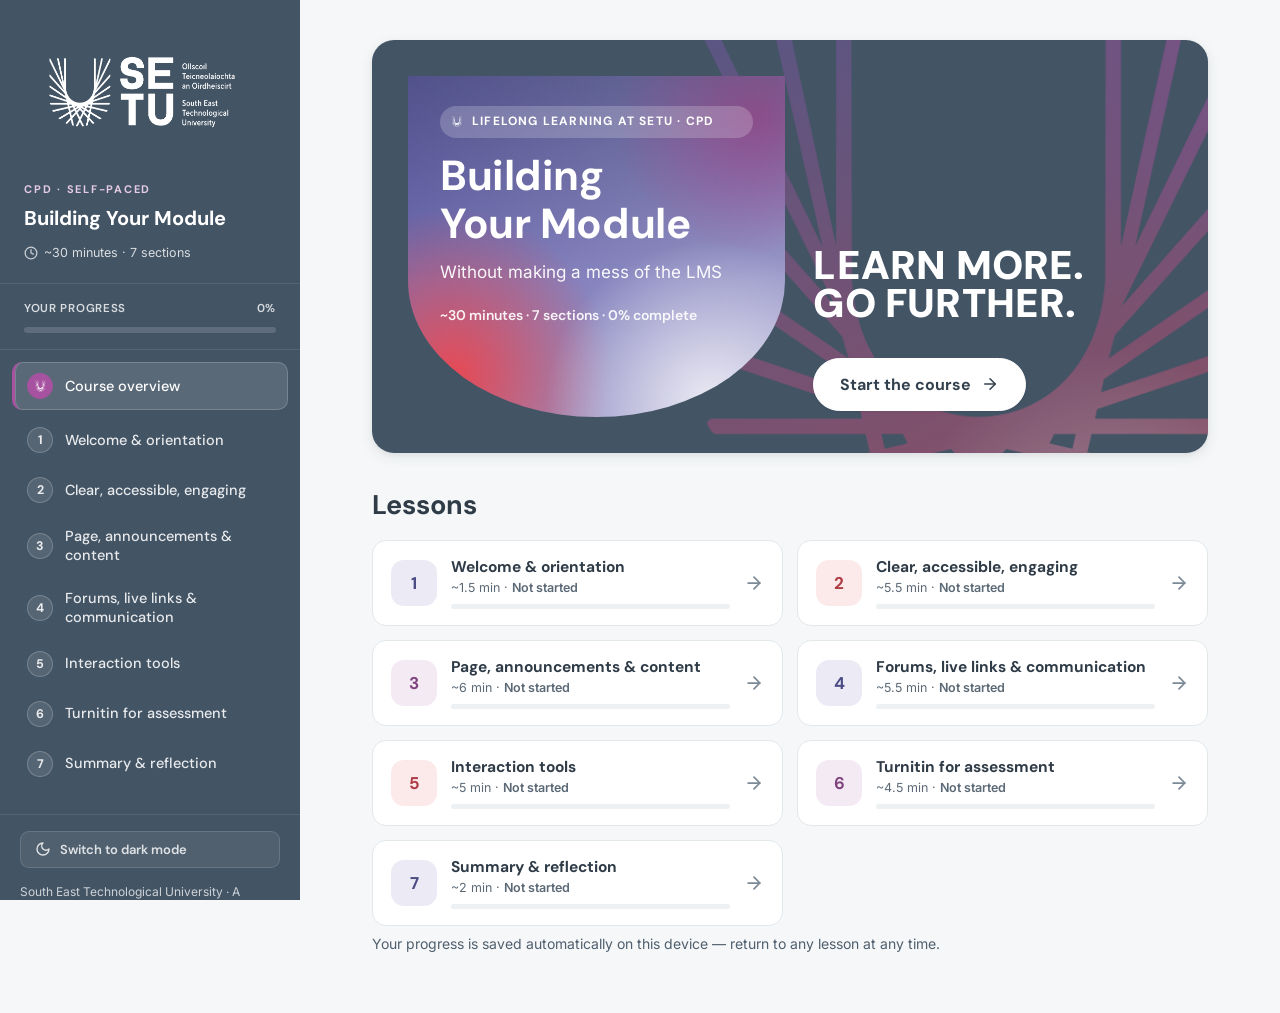
<file: index.html>
<!DOCTYPE html>
<html lang="en" data-theme="">
<head>
  <meta charset="UTF-8">
  <meta name="viewport" content="width=device-width, initial-scale=1.0">
  <title>Building Your Module — SETU CPD Course</title>
  <meta name="description" content="A practical, NFQ Level 8 guide to building a clear, accessible and engaging module space in the LMS, for academic staff new to curriculum design. South East Technological University (SETU).">
  <link rel="stylesheet" href="css/styles.css">
  <link rel="icon" type="image/png" href="assets/favicon.png">
</head>
<body>
<a class="skip-link" href="#main">Skip to course content</a>
<!-- Inline icon sprite — line icons on a 24px grid (paths adapted from Lucide, ISC licence).
     Use: <svg class="icon" aria-hidden="true" focusable="false"><use href="#i-NAME"></use></svg>
     or, from JS, Course.icon("NAME"). Add new symbols here; keep them decorative (text carries meaning). -->
<svg xmlns="http://www.w3.org/2000/svg" class="icon-sprite" aria-hidden="true" focusable="false" style="position:absolute;width:0;height:0;overflow:hidden">
  <symbol id="i-message" viewBox="0 0 24 24"><path d="M21 15a2 2 0 0 1-2 2H7l-4 4V5a2 2 0 0 1 2-2h14a2 2 0 0 1 2 2z"/></symbol>
  <symbol id="i-bell" viewBox="0 0 24 24"><path d="M6 8a6 6 0 0 1 12 0c0 7 3 9 3 9H3s3-2 3-9"/><path d="M10.3 21a1.94 1.94 0 0 0 3.4 0"/></symbol>
  <symbol id="i-link" viewBox="0 0 24 24"><path d="M10 13a5 5 0 0 0 7.54.54l3-3a5 5 0 0 0-7.07-7.07l-1.72 1.71"/><path d="M14 11a5 5 0 0 0-7.54-.54l-3 3a5 5 0 0 0 7.07 7.07l1.71-1.71"/></symbol>
  <symbol id="i-video" viewBox="0 0 24 24"><path d="m16 13 5.223 3.482a.5.5 0 0 0 .777-.416V7.87a.5.5 0 0 0-.752-.432L16 10.5"/><rect x="2" y="6" width="14" height="12" rx="2"/></symbol>
  <symbol id="i-eye" viewBox="0 0 24 24"><path d="M2 12s3.5-7 10-7 10 7 10 7-3.5 7-10 7-10-7-10-7Z"/><circle cx="12" cy="12" r="3"/></symbol>
  <symbol id="i-layout" viewBox="0 0 24 24"><rect width="18" height="18" x="3" y="3" rx="2"/><path d="M3 9h18"/><path d="M9 21V9"/></symbol>
  <symbol id="i-clock" viewBox="0 0 24 24"><circle cx="12" cy="12" r="10"/><path d="M12 6v6l4 2"/></symbol>
  <symbol id="i-search" viewBox="0 0 24 24"><circle cx="11" cy="11" r="8"/><path d="m21 21-4.3-4.3"/></symbol>
  <symbol id="i-shield" viewBox="0 0 24 24"><path d="M20 13c0 5-3.5 7.5-7.66 8.95a1 1 0 0 1-.67-.01C7.5 20.5 4 18 4 13V6a1 1 0 0 1 1-1c2 0 4.5-1.2 6.24-2.72a1.17 1.17 0 0 1 1.52 0C14.51 3.81 17 5 19 5a1 1 0 0 1 1 1z"/></symbol>
  <symbol id="i-clipboard" viewBox="0 0 24 24"><rect width="8" height="4" x="8" y="2" rx="1"/><path d="M16 4h2a2 2 0 0 1 2 2v14a2 2 0 0 1-2 2H6a2 2 0 0 1-2-2V6a2 2 0 0 1 2-2h2"/><path d="M9 12h6M9 16h6"/></symbol>
  <symbol id="i-swap" viewBox="0 0 24 24"><path d="M8 3 4 7l4 4"/><path d="M4 7h16"/><path d="m16 21 4-4-4-4"/><path d="M20 17H4"/></symbol>
  <symbol id="i-compass" viewBox="0 0 24 24"><circle cx="12" cy="12" r="10"/><path d="m16.24 7.76-2.12 6.36-6.36 2.12 2.12-6.36z"/></symbol>
  <symbol id="i-pen" viewBox="0 0 24 24"><path d="M12 20h9"/><path d="M16.5 3.5a2.1 2.1 0 0 1 3 3L7 19l-4 1 1-4Z"/></symbol>
  <symbol id="i-check" viewBox="0 0 24 24"><path d="M20 6 9 17l-5-5"/></symbol>
  <symbol id="i-check-circle" viewBox="0 0 24 24"><circle cx="12" cy="12" r="10"/><path d="m9 12 2 2 4-4"/></symbol>
  <symbol id="i-x" viewBox="0 0 24 24"><path d="M18 6 6 18M6 6l12 12"/></symbol>
  <symbol id="i-wrench" viewBox="0 0 24 24"><path d="M14.7 6.3a1 1 0 0 0 0 1.4l1.6 1.6a1 1 0 0 0 1.4 0l3.77-3.77a6 6 0 0 1-7.94 7.94l-6.91 6.91a2.12 2.12 0 0 1-3-3l6.91-6.91a6 6 0 0 1 7.94-7.94l-3.76 3.76z"/></symbol>
  <symbol id="i-scale" viewBox="0 0 24 24"><path d="m16 16 3-8 3 8c-.87.65-1.92 1-3 1s-2.13-.35-3-1Z"/><path d="m2 16 3-8 3 8c-.87.65-1.92 1-3 1s-2.13-.35-3-1Z"/><path d="M7 21h10"/><path d="M12 3v18"/><path d="M3 7h2c2 0 5-1 7-2 2 1 5 2 7 2h2"/></symbol>
  <symbol id="i-target" viewBox="0 0 24 24"><circle cx="12" cy="12" r="10"/><circle cx="12" cy="12" r="6"/><circle cx="12" cy="12" r="2"/></symbol>
  <symbol id="i-sliders" viewBox="0 0 24 24"><path d="M4 21v-7M4 10V3M12 21v-9M12 8V3M20 21v-5M20 12V3"/><path d="M1 14h6M9 8h6M17 16h6"/></symbol>
  <symbol id="i-book" viewBox="0 0 24 24"><path d="M4 19.5v-15A2.5 2.5 0 0 1 6.5 2H20v20H6.5a2.5 2.5 0 0 1 0-5H20"/></symbol>
  <symbol id="i-book-open" viewBox="0 0 24 24"><path d="M12 7v14"/><path d="M3 18a1 1 0 0 1-1-1V4a1 1 0 0 1 1-1h5a4 4 0 0 1 4 4 4 4 0 0 1 4-4h5a1 1 0 0 1 1 1v13a1 1 0 0 1-1 1h-6a3 3 0 0 0-3 3 3 3 0 0 0-3-3z"/></symbol>
  <symbol id="i-building" viewBox="0 0 24 24"><rect width="16" height="20" x="4" y="2" rx="2"/><path d="M9 22v-4h6v4"/><path d="M8 6h.01M16 6h.01M12 6h.01M12 10h.01M12 14h.01M16 10h.01M16 14h.01M8 10h.01M8 14h.01"/></symbol>
  <symbol id="i-file" viewBox="0 0 24 24"><path d="M15 2H6a2 2 0 0 0-2 2v16a2 2 0 0 0 2 2h12a2 2 0 0 0 2-2V7Z"/><path d="M14 2v4a2 2 0 0 0 2 2h4"/><path d="M10 9H8M16 13H8M16 17H8"/></symbol>
  <symbol id="i-users" viewBox="0 0 24 24"><path d="M16 21v-2a4 4 0 0 0-4-4H6a4 4 0 0 0-4 4v2"/><circle cx="9" cy="7" r="4"/><path d="M22 21v-2a4 4 0 0 0-3-3.87"/><path d="M16 3.13a4 4 0 0 1 0 7.75"/></symbol>
  <symbol id="i-calculator" viewBox="0 0 24 24"><rect width="16" height="20" x="4" y="2" rx="2"/><path d="M8 6h8"/><path d="M16 14v4M16 10h.01M12 10h.01M8 10h.01M12 14h.01M8 14h.01M12 18h.01M8 18h.01"/></symbol>
  <symbol id="i-blocks" viewBox="0 0 24 24"><rect width="7" height="7" x="14" y="3" rx="1"/><path d="M10 21V8a1 1 0 0 0-1-1H4a1 1 0 0 0-1 1v12a1 1 0 0 0 1 1h12a1 1 0 0 0 1-1v-5a1 1 0 0 0-1-1H3"/></symbol>
  <symbol id="i-list-checks" viewBox="0 0 24 24"><path d="m3 17 2 2 4-4"/><path d="m3 7 2 2 4-4"/><path d="M13 6h8"/><path d="M13 12h8"/><path d="M13 18h8"/></symbol>
  <symbol id="i-bulb" viewBox="0 0 24 24"><path d="M15 14c.2-1 .7-1.7 1.5-2.5 1-.9 1.5-2.2 1.5-3.5A6 6 0 0 0 6 8c0 1 .2 2.2 1.5 3.5.7.7 1.3 1.5 1.5 2.5"/><path d="M9 18h6"/><path d="M10 22h4"/></symbol>
  <symbol id="i-chart" viewBox="0 0 24 24"><path d="M3 3v18h18"/><path d="M18 17V9"/><path d="M13 17V5"/><path d="M8 17v-3"/></symbol>
  <symbol id="i-download" viewBox="0 0 24 24"><path d="M21 15v4a2 2 0 0 1-2 2H5a2 2 0 0 1-2-2v-4"/><path d="m7 10 5 5 5-5"/><path d="M12 15V3"/></symbol>
  <symbol id="i-cap" viewBox="0 0 24 24"><path d="M21.42 10.92a1 1 0 0 0-.02-1.84L12.83 5.18a2 2 0 0 0-1.66 0L2.6 9.08a1 1 0 0 0 0 1.83l8.57 3.91a2 2 0 0 0 1.66 0z"/><path d="M22 10v6"/><path d="M6 12.5V16a6 3 0 0 0 12 0v-3.5"/></symbol>
  <symbol id="i-rotate" viewBox="0 0 24 24"><path d="M3 12a9 9 0 1 0 9-9 9.75 9.75 0 0 0-6.74 2.74L3 8"/><path d="M3 3v5h5"/></symbol>
  <symbol id="i-chevron-down" viewBox="0 0 24 24"><path d="m6 9 6 6 6-6"/></symbol>
  <symbol id="i-menu" viewBox="0 0 24 24"><path d="M4 6h16M4 12h16M4 18h16"/></symbol>
  <symbol id="i-sun" viewBox="0 0 24 24"><circle cx="12" cy="12" r="4"/><path d="M12 2v2M12 20v2M4.93 4.93l1.41 1.41M17.66 17.66l1.41 1.41M2 12h2M20 12h2M6.34 17.66l-1.41 1.41M19.07 4.93l-1.41 1.41"/></symbol>
  <symbol id="i-moon" viewBox="0 0 24 24"><path d="M12 3a6 6 0 0 0 9 9 9 9 0 1 1-9-9Z"/></symbol>
  <symbol id="i-arrow-right" viewBox="0 0 24 24"><path d="M5 12h14"/><path d="m12 5 7 7-7 7"/></symbol>
  <symbol id="i-arrow-left" viewBox="0 0 24 24"><path d="m12 19-7-7 7-7"/><path d="M19 12H5"/></symbol>
  <symbol id="i-arrow-down" viewBox="0 0 24 24"><path d="M12 5v14"/><path d="m19 12-7 7-7-7"/></symbol>
  <symbol id="i-globe" viewBox="0 0 24 24"><circle cx="12" cy="12" r="10"/><path d="M12 2a14.5 14.5 0 0 0 0 20 14.5 14.5 0 0 0 0-20"/><path d="M2 12h20"/></symbol>
  <symbol id="i-warning" viewBox="0 0 24 24"><path d="m21.73 18-8-14a2 2 0 0 0-3.48 0l-8 14A2 2 0 0 0 4 21h16a2 2 0 0 0 1.73-3"/><path d="M12 9v4"/><path d="M12 17h.01"/></symbol>
</svg>
<div class="sr-only" id="a11yStatus" role="status" aria-live="polite" aria-atomic="true"></div>
<div class="app">

  <!-- ============================ SIDEBAR ============================ -->
  <aside class="sidebar" id="sidebar">
    <div class="sidebar__brand">
      <img class="sidebar__logo" src="assets/MONO_WHITE.png" alt="SETU — South East Technological University">
      <p class="sidebar__kicker">CPD · Self-paced</p>
      <h1 class="sidebar__title">Building Your Module</h1>
      <p class="sidebar__meta"><svg class="icon" aria-hidden="true" focusable="false"><use href="#i-clock"></use></svg> ~30 minutes · 7 sections</p>
    </div>

    <div class="progress">
      <div class="progress__label"><span>Your progress</span><span id="progressPct">0%</span></div>
      <div class="progress__track"><div class="progress__fill" id="progressFill"></div></div>
    </div>

    <nav aria-label="Course sections">
      <ul class="nav" id="nav"><!-- populated by JS --></ul>
    </nav>

    <div class="sidebar__foot">
      <button class="sidebar__theme" id="themeBtnSide" type="button">
        <span class="sidebar__theme-icon" id="themeIcon" aria-hidden="true"><svg class="icon" aria-hidden="true" focusable="false"><use href="#i-moon"></use></svg></span> <span id="themeLabel">Toggle dark mode</span>
      </button>
      <p style="margin:14px 0 0">South East Technological University · A practical guide for part-time &amp; industry-based lecturers.</p>
    </div>
  </aside>
  <div class="backdrop" id="backdrop" aria-hidden="true"></div>

  <!-- ============================ MAIN ============================ -->
  <div class="main">
    <div class="topbar">
      <button class="icon-btn" id="menuBtn" type="button" aria-label="Open course menu" aria-controls="sidebar" aria-expanded="false"><svg class="icon" aria-hidden="true" focusable="false"><use href="#i-menu"></use></svg></button>
      <img class="topbar__logo" src="assets/MONO_WHITE.png" alt="SETU">
      <span class="topbar__title" id="topTitle">Building Your Module</span>
      <button class="icon-btn" id="themeBtn" type="button" aria-label="Switch to dark mode"><span id="themeIconTop" aria-hidden="true"><svg class="icon" aria-hidden="true" focusable="false"><use href="#i-moon"></use></svg></span></button>
    </div>

    <main class="content-scroll" id="scroll" tabindex="-1"><div id="main"></div>

      <!-- =================================================================
           COURSE OVERVIEW (Rise-style front door)
      ================================================================== -->
      <section class="lesson lesson--overview" data-lesson="overview" data-accent="1">
        <div class="ov-hero">
          <span class="ov-hero__crest crest-grad" aria-hidden="true"></span>
          <div class="ov-hero__panel u-panel grad-mesh">
            <span class="eyebrow"><span class="u-mark" aria-hidden="true"></span> Lifelong Learning at SETU · CPD</span>
            <h1 id="ovTitle" tabindex="-1">Building Your Module</h1>
            <p class="ov-hero__sub" id="ovSubtitle">Without making a mess of the LMS</p>
            <p class="ov-hero__meta"><span id="ovMeta">~30 minutes · 7 sections</span> · <span id="ovPct">0%</span> complete</p>
          </div>
          <div class="ov-hero__side">
            <p class="tagline" id="ovTagline">LEARN MORE.<br>GO FURTHER.</p>
            <button class="btn btn--primary btn--lg" id="overviewCta" type="button">Start the course</button>
          </div>
        </div>
        <h2 class="ov-h2" id="lessonsHeading">Lessons</h2>
        <div class="lcards" id="lessonCards" role="list" aria-labelledby="lessonsHeading"></div>
        <p class="ov-note">Your progress is saved automatically on this device — return to any lesson at any time.</p>
      </section>

      <!-- =================================================================
           SECTION 1 — WELCOME AND LEARNING OUTCOMES  (data-lesson="0")
      ================================================================== -->
      <section class="lesson" data-lesson="0" data-accent="1">
      <header class="hero">
          <span class="hero__crest crest-grad" aria-hidden="true"></span>
          <div class="hero__panel u-panel grad-mesh">
            <span class="eyebrow" data-hero-eyebrow><span class="u-mark" aria-hidden="true"></span> Section 1 of 7</span>
            <h1 tabindex="-1">Building your module without making a mess of the LMS</h1>
            <p class="hero__meta">~1.5 min read</p>
          </div>
          <!-- Photo theme: Our People. Progress strip rendered by js/rise.js. Optional cover photo: add
               <img class="hero__bg" src="assets/…" alt=""> as the first child of .hero -->
          <div class="hero__side" data-hero-side></div>
        </header>

        <p class="lead">For most of your students, <strong>the LMS is the module</strong>. It's where they find out what's expected, what's due, and whether anyone is there. A well-built module page quietly supports learning. A messy one adds confusion, anxiety and a flood of emails to you.</p>

        <p>In the next thirty minutes, we'll build a module space that's <strong>clear, accessible and engaging</strong>. We'll look at the module page, announcements and content organisation, then forums, live links and communication, then the tools that support peer and lecturer&ndash;student interaction. We'll finish with using Turnitin for assessment.</p>

        <div class="card card--objectives">
          <h2>By the end of this unit, you'll be able to:</h2>
          <ul class="obj-list">
            <li>Plan a clear, accessible and engaging module space</li>
            <li>Organise a module page, content and announcements so students can navigate with confidence</li>
            <li>Design forums, live sessions and communication routines that support learning</li>
            <li>Select LMS tools for peer and lecturer&ndash;student interaction that match your outcomes</li>
            <li>Set up Turnitin links for formative and summative assessment at Levels 7, 8 and 9</li>
          </ul>
        </div>

        <div class="gate" data-gate></div>

        <div class="callout callout--why">
          <div class="callout__icon"><svg class="icon" aria-hidden="true" focusable="false"><use href="#i-layout"></use></svg></div>
          <div class="callout__body">
            <p><strong>Moodle and Blackboard are examples, not requirements.</strong> I'll use both throughout, but the principles apply to any LMS, although the menu names will likely differ.</p>
          </div>
        </div>

        <div class="callout callout--why">
          <div class="callout__icon"><svg class="icon" aria-hidden="true" focusable="false"><use href="#i-target"></use></svg></div>
          <div class="callout__body">
            <p><strong>Pitched at NFQ Level 8.</strong> This unit is written for academic staff new to curriculum design, with Level 7 and Level 9 contrasts where the advice genuinely differs.</p>
          </div>
        </div>

        <p>You're the expert on your discipline, so throughout I'll ask you to draw on your <strong>industry experience</strong>: how professionals communicate, collaborate and judge quality online. Have a notepad ready, or use the reflection boxes.</p>

        <div class="callout callout--tip">
          <div class="callout__icon"><svg class="icon" aria-hidden="true" focusable="false"><use href="#i-clock"></use></svg></div>
          <div class="callout__body">
            <p><strong>Estimated time: 30 minutes.</strong> You can pause and return to this at any point &mdash; your progress is saved automatically on this device.</p>
          </div>
        </div>

        <div class="lesson-nav">
          <span></span>
          <button class="btn btn--primary" data-next>Start the course <svg class="icon" aria-hidden="true" focusable="false"><use href="#i-arrow-right"></use></svg></button>
        </div>
      </section>

      <!-- =================================================================
           SECTION 2 — A CLEAR, ACCESSIBLE AND ENGAGING SPACE  (data-lesson="1")
      ================================================================== -->
      <section class="lesson" data-lesson="1" data-accent="2">
      <header class="hero">
          <span class="hero__crest crest-grad" aria-hidden="true"></span>
          <div class="hero__panel u-panel grad-mesh">
            <span class="eyebrow" data-hero-eyebrow><span class="u-mark" aria-hidden="true"></span> Section 2 of 7</span>
            <h1 tabindex="-1">A clear, accessible and engaging online learning space</h1>
            <p class="hero__meta">~5.5 min read</p>
          </div>
          <div class="hero__side" data-hero-side></div>
        </header>

        <div class="statement"><span class="u-watermark" aria-hidden="true"></span><span>Start with the student's view.</span></div>

        <p class="lead">Imagine opening your module for the first time on a phone, on a bus, after a long day at work. At Level 8 you're likely teaching many adult learners with jobs and families, so that's a realistic picture.</p>

        <ol class="process" aria-label="Three qualities of a good module space, in order">
          <li class="process__step"><span class="process__n">1</span><strong>Clear</strong><span>Less to read, click and decode</span></li>
          <li class="process__step"><span class="process__n">2</span><strong>Accessible</strong><span>Works for every student, by design</span></li>
          <li class="process__step"><span class="process__n">3</span><strong>Engaging</strong><span>A human voice, and something to think about</span></li>
        </ol>

        <div class="gate" data-gate></div>

        <h2>Clear first</h2>
        <p>Sweller's cognitive load theory (1988) reminds us that working memory is limited. Every unnecessary click, duplicate file or ambiguous label uses up attention that should go to learning. Mayer's multimedia principles (2009) say the same about visuals: remove decoration that doesn't help. So, aim for <strong>a consistent layout, predictable names, and one obvious place to start</strong>.</p>

        <div class="callout callout--why">
          <div class="callout__icon"><svg class="icon" aria-hidden="true" focusable="false"><use href="#i-scale"></use></svg></div>
          <div class="callout__body">
            <p><strong>The design principle is alignment.</strong> It will be familiar from Biggs and Tang (2011). Your module space should make the learning outcomes, the learning activities and the assessments visible and connected. If students can't see how this week's activity relates to the assessment, the structure is hiding the point.</p>
          </div>
        </div>

        <div class="gate" data-gate></div>

        <h2>Have a go</h2>
        <p>Here is a deliberately messy module page. Select the problems you can spot. Don't worry if you're finding most of them &mdash; everyone has built a page like this at some point.</p>

        <div class="widget hotspots" data-hotspots="messy">
          <div class="kc__tag"><svg class="icon" aria-hidden="true" focusable="false"><use href="#i-search"></use></svg> Spot the problems &middot; mock-up, no real data</div>

          <div class="lmsmock" role="group" aria-label="Mock-up of a cluttered module page. Select anything you think is a problem.">
            <div class="lmsmock__bar"><span>PM8001 Project Management</span><span>Semester 1, 2022/23</span></div>

            <button class="hot hot--gap" type="button" data-problem="welcome" data-title="No welcome section."
              data-explain="Nothing at the top tells a student where to begin, what's expected or how to reach you. A Start Here area goes first, before anything else.">
              <span class="lmsmock__gap">Top of the page</span>
            </button>

            <div class="lmsmock__block">
              <h3 class="lmsmock__h">Course materials</h3>
              <button class="hot" type="button" data-problem="files" data-title="Thirty files named &ldquo;Lecture_final_v2&rdquo;."
                data-explain="Near-identical names mean students can't tell which is current. Prefer a web page to a stack of attachments, link to a single file, and use clear names such as &ldquo;Week 3: Activity: Case analysis&rdquo;.">
                <span class="lmsmock__files">
                  <span>Lecture_final_v2.pdf</span>
                  <span>Lecture_final_v2_FINAL.pdf</span>
                  <span>Lecture_final_v3 (1).pdf</span>
                  <span>Lecture_FINAL_use this one.pdf</span>
                  <span class="lmsmock__more">&hellip; and 26 more</span>
                </span>
              </button>
            </div>

            <div class="lmsmock__block lmsmock__row">
              <p class="lmsmock__p">For the assessment details,
                <button class="hot hot--inline" type="button" data-problem="link" data-title="A link labelled &ldquo;click here&rdquo;."
                  data-explain="Link text should say where it goes, such as &ldquo;Assessment brief for Report 1&rdquo;. A screen reader user listing the links on the page hears &ldquo;click here&rdquo; again and again, and learns nothing.">click here</button>.</p>
              <button class="hot" type="button" data-problem="dates" data-title="Last year's dates."
                data-explain="Dates from a previous run make students doubt everything else on the page. If you roll a module over, check dates, links and references to old assessments.">
                <span class="lmsmock__date">Report 1 due: Friday 17 February 2023</span>
              </button>
            </div>

            <div class="lmsmock__block lmsmock__row">
              <button class="hot" type="button" data-problem="video" data-title="An unlabelled video with no captions."
                data-explain="Students can't tell what it is or how long it runs, and anyone who can't hear it is shut out. Label it, and caption and transcribe all video and audio.">
                <span class="lmsmock__video" aria-hidden="false"><svg class="icon" aria-hidden="true" focusable="false"><use href="#i-video"></use></svg><span>Video</span></span>
              </button>
              <button class="hot" type="button" data-problem="assessment" data-title="Five different places for assessment information."
                data-explain="Assessment information belongs in one place, in Start Here, with the full brief linked from there. Scattered copies drift apart, and every disagreement becomes an email to you.">
                <span class="lmsmock__chips">
                  <span>Assessment (Week 1 folder)</span><span>Assignment info</span><span>Grading criteria</span><span>Assessment FAQ</span><span>Assessment news</span>
                </span>
              </button>
            </div>
          </div>

          <p class="hotspots__status" data-found-status role="status"></p>
          <ul class="hotspots__list" data-found-list></ul>
          <button class="btn btn--ghost btn--sm" type="button" data-reveal-all>Show me the rest</button>
        </div>

        <div class="gate" data-gate></div>

        <h2>Now accessible</h2>
        <p>This isn't an optional extra. Public bodies in Ireland, including universities, are bound by the <strong>EU Web Accessibility Directive</strong>, which points to the Web Content Accessibility Guidelines, WCAG, as the standard. More importantly, it's good design for everyone. CAST's Universal Design for Learning guidelines (2018) encourage multiple ways of engaging, representing content, and expressing learning.</p>
        <p>In practice, that's a short list:</p>
        <ul>
          <li>Use <strong>real headings</strong>, not bold text, so screen readers can navigate.</li>
          <li>Write <strong>meaningful link text</strong>, such as &ldquo;Assessment brief for Report 1&rdquo;, rather than &ldquo;click here&rdquo;.</li>
          <li>Add <strong>alt text</strong> to images that carry meaning.</li>
          <li><strong>Caption and transcribe</strong> video and audio.</li>
          <li>Check <strong>colour contrast</strong>.</li>
          <li>Prefer <strong>web pages or accessible documents</strong> to scanned PDFs.</li>
        </ul>
        <div class="callout callout--tip">
          <div class="callout__icon"><svg class="icon" aria-hidden="true" focusable="false"><use href="#i-shield"></use></svg></div>
          <div class="callout__body">
            <p><strong>Let a tool do the first pass.</strong> Your editor may have a built-in accessibility checker, and many institutions provide a tool such as Ally. Use it.</p>
          </div>
        </div>

        <div class="gate" data-gate></div>

        <h2>Finally, engaging</h2>
        <p>Garrison, Anderson and Archer's Community of Inquiry framework (2000) describes three kinds of presence:</p>
        <div class="deflist">
          <div class="deflist__row"><div class="deflist__term">Teaching presence</div><div class="deflist__desc">Your design, facilitation and direction.</div></div>
          <div class="deflist__row"><div class="deflist__term">Social presence</div><div class="deflist__desc">Students feeling they're among people.</div></div>
          <div class="deflist__row"><div class="deflist__term">Cognitive presence</div><div class="deflist__desc">Real thinking and enquiry.</div></div>
        </div>
        <p>A module page that is only a document repository delivers none of these. Engagement comes from <strong>a visible human voice</strong>, such as a short welcome video, from <strong>spaces to interact</strong>, and from <strong>tasks that need students to think and apply</strong>.</p>
        <p>The National Forum's digital teaching and learning work, including its roadmap for enhancement in a digital world (2015), encourages us to use technology purposefully to support learning rather than for its own sake.</p>

        <div class="statement"><span class="u-watermark" aria-hidden="true"></span><span>The question is never &ldquo;which tools can I add?&rdquo; It's &ldquo;what should students do, and what's the simplest way to support it?&rdquo;</span></div>

        <div class="reflect" data-reflect="s1">
          <div class="reflect__tag"><svg class="icon" aria-hidden="true" focusable="false"><use href="#i-pen"></use></svg> Your experience &middot; not scored</div>
          <p class="reflect__prompt" id="reflect-s1">Think about how a new starter is welcomed into a team in your industry. What do they need to know on day one, and where do they find it? What could you borrow for your module's first screen?</p>
          <textarea aria-labelledby="reflect-s1" placeholder="Jot your thoughts here &mdash; saved only on this device&hellip;"></textarea>
          <div class="reflect__foot">
            <span class="reflect__note">Just for your own thinking.</span>
            <button class="reflect__save" type="button">Save note</button>
          </div>
        </div>

        <div class="lesson-nav">
          <button class="btn btn--ghost" data-prev><svg class="icon" aria-hidden="true" focusable="false"><use href="#i-arrow-left"></use></svg> <span class="long">Welcome</span></button>
          <button class="btn btn--primary" data-next><span class="long">Page, announcements &amp; content</span> <svg class="icon" aria-hidden="true" focusable="false"><use href="#i-arrow-right"></use></svg></button>
        </div>
      </section>
      <!-- =================================================================
           SECTION 3 — THE MODULE PAGE, ANNOUNCEMENTS AND CONTENT  (data-lesson="2")
      ================================================================== -->
      <section class="lesson" data-lesson="2" data-accent="3">
      <header class="hero">
          <span class="hero__crest crest-grad" aria-hidden="true"></span>
          <div class="hero__panel u-panel grad-mesh">
            <span class="eyebrow" data-hero-eyebrow><span class="u-mark" aria-hidden="true"></span> Section 3 of 7</span>
            <h1 tabindex="-1">The module page, announcements and content organisation</h1>
            <p class="hero__meta">~6 min read</p>
          </div>
          <div class="hero__side" data-hero-side></div>
        </header>

        <p class="lead">Let's build the page. Think of it in <strong>three layers</strong>: a Start Here area, a structure for the learning content, and announcements to keep things moving.</p>

        <figure class="figure figure--framed fig-wire">
          <svg viewBox="0 0 660 340" role="img" aria-label="Wireframe of a module page: a Start Here block at the top with five items, weekly sections beneath it, and a side column with the latest announcement, the Q&amp;A forum and the live session link">
            <defs>
              <style>
                .wf-frame{fill:var(--bg);stroke:var(--line);stroke-width:1.5}
                .wf-bar{fill:var(--slate)}
                .wf-here{fill:var(--accent);}
                .wf-sub{fill:var(--accent-tint);stroke:var(--accent);stroke-width:1}
                .wf-week{fill:var(--bg-sub);stroke:var(--line);stroke-width:1.2}
                .wf-side{fill:var(--bg-sub);stroke:var(--line);stroke-width:1.2}
                .wf-t{fill:var(--ink-strong);font:700 12.5px var(--font-head)}
                .wf-w{fill:#fff;font:700 13px var(--font-head)}
                .wf-s{fill:var(--ink-soft);font:11.5px var(--font-body)}
                .wf-a{fill:var(--accent-ink);font:600 11px var(--font-body)}
              </style>
            </defs>
            <rect class="wf-frame" x="10" y="10" width="640" height="320" rx="10"/>
            <rect class="wf-bar" x="10" y="10" width="640" height="30" rx="10"/><rect class="wf-bar" x="10" y="28" width="640" height="12"/>
            <text class="wf-w" x="26" y="31" style="font-size:12px">Module title &middot; code &middot; semester</text>

            <rect class="wf-here" x="26" y="54" width="402" height="104" rx="8"/>
            <text class="wf-w" x="42" y="76">START HERE</text>
            <rect class="wf-sub" x="42" y="86" width="116" height="26" rx="5"/><text class="wf-a" x="50" y="103">Welcome (video)</text>
            <rect class="wf-sub" x="164" y="86" width="116" height="26" rx="5"/><text class="wf-a" x="172" y="103">Learning outcomes</text>
            <rect class="wf-sub" x="286" y="86" width="126" height="26" rx="5"/><text class="wf-a" x="294" y="103">Assessment schedule</text>
            <rect class="wf-sub" x="42" y="118" width="150" height="26" rx="5"/><text class="wf-a" x="50" y="135">Contact &amp; response times</text>
            <rect class="wf-sub" x="198" y="118" width="150" height="26" rx="5"/><text class="wf-a" x="206" y="135">Where to ask questions</text>
            <rect class="wf-sub" x="354" y="118" width="58" height="26" rx="5"/><text class="wf-a" x="361" y="135">Supports</text>

            <rect class="wf-week" x="26" y="170" width="402" height="62" rx="8"/>
            <text class="wf-t" x="42" y="190">Week 1</text>
            <text class="wf-s" x="42" y="210">Overview &middot; What to do &middot; Resources &middot; Activity &middot; What's next</text>
            <rect class="wf-week" x="26" y="240" width="402" height="34" rx="8"/><text class="wf-t" x="42" y="261">Week 2 &nbsp;<tspan class="wf-s" style="font-weight:400">same pattern</tspan></text>
            <rect class="wf-week" x="26" y="282" width="402" height="34" rx="8"/><text class="wf-t" x="42" y="303">Week 3 &nbsp;<tspan class="wf-s" style="font-weight:400">same pattern</tspan></text>

            <rect class="wf-side" x="444" y="54" width="190" height="86" rx="8"/>
            <text class="wf-t" x="458" y="76">Announcements</text>
            <text class="wf-s" x="458" y="96">Week 4: this week we move</text>
            <text class="wf-s" x="458" y="112">from describing to evaluating&hellip;</text>
            <rect class="wf-side" x="444" y="150" width="190" height="42" rx="8"/><text class="wf-t" x="458" y="176">Q&amp;A forum</text>
            <rect class="wf-side" x="444" y="202" width="190" height="42" rx="8"/><text class="wf-t" x="458" y="228">Live session link</text>
            <text class="wf-s" x="444" y="270">One place for each kind of thing,</text>
            <text class="wf-s" x="444" y="286">in the same place every week.</text>
          </svg>
          <figcaption>Permanent information at the top, learning in a repeating pattern, and time-sensitive news at the side.</figcaption>
        </figure>

        <div class="gate" data-gate></div>

        <div class="accordion" data-accordion="module">
          <div class="acc">
            <button class="acc__head" type="button" aria-expanded="false" aria-controls="macc-body-1" id="macc-head-1">
              <span class="acc__n" aria-hidden="true">1</span>
              <span class="acc__q">Start Here</span>
              <span class="acc__chev" aria-hidden="true"><svg class="icon" aria-hidden="true" focusable="false"><use href="#i-chevron-down"></use></svg></span>
            </button>
            <div class="acc__body" id="macc-body-1" role="region" aria-labelledby="macc-head-1"><div class="acc__inner">
              <p>Put this at the top of the page, before anything else:</p>
              <ul>
                <li>a short welcome, ideally with a brief video or audio message;</li>
                <li>the learning outcomes;</li>
                <li>an at-a-glance assessment schedule with dates and weightings;</li>
                <li>how and when to contact you;</li>
                <li>where to ask questions; and</li>
                <li>links to key supports such as the library, academic writing and disability services.</li>
              </ul>
              <p class="acc__tip"><svg class="icon" aria-hidden="true" focusable="false"><use href="#i-bulb"></use></svg> If students have to hunt for these, they email you instead.</p>
            </div></div>
          </div>

          <div class="acc">
            <button class="acc__head" type="button" aria-expanded="false" aria-controls="macc-body-2" id="macc-head-2">
              <span class="acc__n" aria-hidden="true">2</span>
              <span class="acc__q">Structure your content</span>
              <span class="acc__chev" aria-hidden="true"><svg class="icon" aria-hidden="true" focusable="false"><use href="#i-chevron-down"></use></svg></span>
            </button>
            <div class="acc__body" id="macc-body-2" role="region" aria-labelledby="macc-head-2"><div class="acc__inner">
              <p>Choose one logical pattern and use it consistently. Common options are a <strong>weekly</strong> structure, a <strong>topic</strong> structure, or an <strong>assessment-led</strong> structure. Weekly works well for fully online modules. Topic structure fits when content doesn't map neatly to weeks.</p>
              <p>Whatever you choose, repeat the same internal pattern in every section. For example: a short overview, what to do, the resources, an activity, and what's next.</p>
              <p class="acc__tip"><svg class="icon" aria-hidden="true" focusable="false"><use href="#i-bulb"></use></svg> Predictability reduces effort.</p>
            </div></div>
          </div>

          <div class="acc">
            <button class="acc__head" type="button" aria-expanded="false" aria-controls="macc-body-3" id="macc-head-3">
              <span class="acc__n" aria-hidden="true">3</span>
              <span class="acc__q">Announcements</span>
              <span class="acc__chev" aria-hidden="true"><svg class="icon" aria-hidden="true" focusable="false"><use href="#i-chevron-down"></use></svg></span>
            </button>
            <div class="acc__body" id="macc-body-3" role="region" aria-labelledby="macc-head-3"><div class="acc__inner">
              <p>Announcements are the third layer &mdash; how you keep things moving once the semester is under way. We'll look at them properly in a moment, after a quick sort.</p>
            </div></div>
          </div>
        </div>

        <h2>Practical rules of thumb for structure</h2>
        <ul>
          <li><strong>Chunk content</strong> into manageable pieces rather than one long scroll. In Moodle, use topic sections and the course index; in Blackboard, use learning modules or folders.</li>
          <li><strong>Prefer a web page to a stack of attachments</strong>, and link to a single file rather than uploading copies.</li>
          <li>Use <strong>clear naming conventions</strong>, such as &ldquo;Week 3: Activity: Case analysis&rdquo; rather than &ldquo;Notes final2&rdquo;.</li>
          <li>Use <strong>access restrictions and completion tracking</strong> to guide students through a sequence &mdash; called <em>restrict access</em> and <em>activity completion</em> in Moodle, and <em>release conditions</em> in Blackboard &mdash; but use them sparingly, because over-restriction frustrates adult learners who dip in and out.</li>
          <li><strong>Hide or remove anything unused.</strong> If you roll a module over from last year, check dates, links and references to old assessments.</li>
        </ul>

        <div class="gate" data-gate></div>

        <div class="match" data-match="page" data-feedback="Permanent information lives in Start Here. Time-sensitive messages go in announcements. Learning tasks sit in the weekly structure. Discussion belongs in forums.">
          <div class="kc__tag"><svg class="icon" aria-hidden="true" focusable="false"><use href="#i-layout"></use></svg> Try this sort &middot; Where does each item belong?</div>
          <p style="color:var(--ink-soft)">Decide where each item belongs &mdash; drag it, or select it and then choose a box. Some could reasonably go in two places, so think about which is its <strong>primary home</strong>.</p>
          <div class="match__grid">
            <div>
              <div class="match__col-title">Items</div>
              <div class="tokens" id="pageTokens">
                <div class="token" draggable="true" role="button" tabindex="0" data-token="p1" data-level="announce">Assessment deadline reminder</div>
                <div class="token" draggable="true" role="button" tabindex="0" data-token="p2" data-level="start">Full assessment brief</div>
                <div class="token" draggable="true" role="button" tabindex="0" data-token="p3" data-level="start">How to contact me and response times</div>
                <div class="token" draggable="true" role="button" tabindex="0" data-token="p4" data-level="weekly">This week's reading and activity</div>
                <div class="token" draggable="true" role="button" tabindex="0" data-token="p5" data-level="announce">Room change for tomorrow's live session</div>
                <div class="token" draggable="true" role="button" tabindex="0" data-token="p6" data-level="forum">Class discussion on a case study</div>
              </div>
            </div>
            <div>
              <div class="match__col-title">Primary home</div>
              <div class="drops">
                <div class="drop" data-accept="start"><button class="drop__target" type="button" aria-label="Place the selected item in: Start Here">Start Here</button><span class="drop__slot"></span></div>
                <div class="drop" data-accept="weekly"><button class="drop__target" type="button" aria-label="Place the selected item in: Weekly section">Weekly section</button><span class="drop__slot"></span></div>
                <div class="drop" data-accept="announce"><button class="drop__target" type="button" aria-label="Place the selected item in: Announcement">Announcement</button><span class="drop__slot"></span></div>
                <div class="drop" data-accept="forum"><button class="drop__target" type="button" aria-label="Place the selected item in: Forum">Forum</button><span class="drop__slot"></span></div>
              </div>
            </div>
          </div>
          <div class="match__actions">
            <button class="btn btn--primary btn--sm" data-check>Check my answers</button>
            <button class="btn btn--ghost btn--sm" data-reset>Reset</button>
            <span class="kc__score" data-matchscore role="status"></span>
          </div>
          <p class="match__note" data-matchnote role="status"></p>
        </div>

        <div class="gate" data-gate></div>

        <h2>Announcements</h2>
        <p class="lead">They're your most powerful, most underused tool.</p>
        <p>In Moodle, the Announcements forum tends to be one-way and typically sends an email to students. In Blackboard, announcements can also be emailed. Because they're pushed to students, use them well.</p>
        <ul>
          <li>Keep announcements <strong>short, specific and purposeful</strong>.</li>
          <li>A weekly &ldquo;what's happening&rdquo; post builds rhythm and presence: what we covered, what's coming, and what to do.</li>
          <li>Use announcements for <strong>time-sensitive information</strong>, not as a place for permanent content.</li>
          <li>Post at a <strong>predictable time</strong>, so students know when to look.</li>
        </ul>

        <div class="callout callout--tip">
          <div class="callout__icon"><svg class="icon" aria-hidden="true" focusable="false"><use href="#i-bell"></use></svg></div>
          <div class="callout__body">
            <p><strong>Quick tip: a sample weekly announcement.</strong></p>
            <blockquote class="sample">Week 4: This week we move from describing to evaluating. Read the two short articles and post your first response in the Week 4 forum by Thursday. Live session Friday at 10:00; the link is in Start Here. Reminder: Report 1 draft is due in two weeks. Aim to post questions in the Q&amp;A forum so everyone benefits.</blockquote>
          </div>
        </div>

        <div class="download">
          <div class="download__icon"><svg class="icon" aria-hidden="true" focusable="false"><use href="#i-clipboard"></use></svg></div>
          <div class="download__body">
            <strong>Module page audit checklist</strong>
            <span>One page. A quick audit you can run on any module page in ten minutes.</span>
          </div>
          <a class="btn btn--primary btn--sm" href="assets/module-page-audit-checklist.html" download="module-page-audit-checklist.html" target="_blank" rel="noopener" data-download="audit"><svg class="icon" aria-hidden="true" focusable="false"><use href="#i-download"></use></svg> Download the checklist</a>
        </div>

        <div class="gate" data-gate></div>

        <div class="reflect" data-reflect="s2">
          <div class="reflect__tag"><svg class="icon" aria-hidden="true" focusable="false"><use href="#i-pen"></use></svg> Your experience &middot; not scored</div>
          <p class="reflect__prompt" id="reflect-s2">In your industry, how do teams communicate routine updates, such as project status, deadlines and changes? What works well, and what causes confusion? How could that inform your announcement routine?</p>
          <textarea aria-labelledby="reflect-s2" placeholder="Jot your thoughts here &mdash; saved only on this device&hellip;"></textarea>
          <div class="reflect__foot">
            <span class="reflect__note">Just for your own thinking.</span>
            <button class="reflect__save" type="button">Save note</button>
          </div>
        </div>

        <div class="lesson-nav">
          <button class="btn btn--ghost" data-prev><svg class="icon" aria-hidden="true" focusable="false"><use href="#i-arrow-left"></use></svg> <span class="long">Clear, accessible, engaging</span></button>
          <button class="btn btn--primary" data-next><span class="long">Forums, live links &amp; communication</span> <svg class="icon" aria-hidden="true" focusable="false"><use href="#i-arrow-right"></use></svg></button>
        </div>
      </section>

      <!-- =================================================================
           SECTION 4 — FORUMS, LIVE LINKS AND COMMUNICATION  (data-lesson="3")
      ================================================================== -->
      <section class="lesson" data-lesson="3" data-accent="1">
      <header class="hero">
          <span class="hero__crest crest-grad" aria-hidden="true"></span>
          <div class="hero__panel u-panel grad-mesh">
            <span class="eyebrow" data-hero-eyebrow><span class="u-mark" aria-hidden="true"></span> Section 4 of 7</span>
            <h1 tabindex="-1">Discussion forums, live links and communication</h1>
            <p class="hero__meta">~5.5 min read</p>
          </div>
          <div class="hero__side" data-hero-side></div>
        </header>

        <div class="statement"><span class="u-watermark" aria-hidden="true"></span><span>The aim is to cut down on scattered emails and build a predictable pattern students can rely on.</span></div>

        <h2>Start with forums</h2>
        <p>Forums are the backbone of asynchronous interaction. <strong>Two or three well-designed forums beat ten unused ones.</strong> A typical set is a Q&amp;A forum for module questions, a discussion forum tied to learning tasks, and perhaps a social space.</p>
        <p>In Moodle, there are several forum types: a <strong>standard forum</strong> for open discussion; a <strong>Q&amp;A forum</strong>, where students post their own response before seeing others', which prevents copying and encourages individual thinking; and others for single topics. Blackboard offers <strong>discussion boards</strong>, with options to organise by topic or group.</p>

        <figure class="figure figure--framed fig-thread">
          <svg viewBox="0 0 660 270" role="img" aria-label="An online discussion with threaded replies: a prompt from the lecturer, two student replies, and a nested reply to one of them">
            <defs>
              <style>
                .th-card{fill:var(--bg);stroke:var(--line);stroke-width:1.4}
                .th-lec{fill:var(--accent-tint);stroke:var(--accent);stroke-width:1.4}
                .th-av{fill:var(--slate)}
                .th-avt{fill:#fff;font:700 11px var(--font-head);text-anchor:middle}
                .th-t{fill:var(--ink-strong);font:700 12px var(--font-head)}
                .th-s{fill:var(--ink-soft);font:11.5px var(--font-body)}
                .th-bar{fill:var(--line)}
                .th-ln{stroke:var(--accent);stroke-width:1.5;fill:none}
              </style>
            </defs>
            <rect class="th-lec" x="16" y="14" width="628" height="62" rx="10"/>
            <circle class="th-av" cx="44" cy="40" r="14"/><text class="th-avt" x="44" y="44">L</text>
            <text class="th-t" x="70" y="34">Lecturer &middot; prompt</text>
            <text class="th-s" x="70" y="54">Evaluate two approaches to the problem in the case study, take a position, and respond to a peer.</text>

            <path class="th-ln" d="M34 76 L34 118 M34 118 L52 118 M34 118 L34 196 L52 196"/>
            <rect class="th-card" x="52" y="96" width="592" height="46" rx="9"/>
            <circle class="th-av" cx="76" cy="119" r="12"/><text class="th-avt" x="76" y="123" style="font-size:10px">A</text>
            <text class="th-t" x="98" y="114" style="font-size:11.5px">Student A</text>
            <rect class="th-bar" x="98" y="122" width="360" height="6" rx="3"/><rect class="th-bar" x="98" y="132" width="230" height="6" rx="3"/>

            <path class="th-ln" d="M78 142 L78 168 L96 168"/>
            <rect class="th-card" x="96" y="150" width="548" height="40" rx="9"/>
            <circle class="th-av" cx="118" cy="170" r="11"/><text class="th-avt" x="118" y="174" style="font-size:10px">B</text>
            <text class="th-t" x="138" y="166" style="font-size:11.5px">Student B &middot; replies to A</text>
            <rect class="th-bar" x="138" y="173" width="330" height="6" rx="3"/>

            <rect class="th-card" x="52" y="200" width="592" height="46" rx="9"/>
            <circle class="th-av" cx="76" cy="223" r="12"/><text class="th-avt" x="76" y="227" style="font-size:10px">C</text>
            <text class="th-t" x="98" y="218" style="font-size:11.5px">Student C</text>
            <rect class="th-bar" x="98" y="226" width="300" height="6" rx="3"/><rect class="th-bar" x="98" y="236" width="180" height="6" rx="3"/>
            <text class="th-s" x="16" y="264" style="font-style:italic">A good prompt gets replies that build on each other, not a row of one-liners.</text>
          </svg>
          <figcaption>Threaded replies: the prompt asks for a position, and the replies respond to each other.</figcaption>
        </figure>

        <div class="gate" data-gate></div>

        <div class="tabs" data-tabs="forums">
          <div class="tabs__list" role="tablist" aria-label="Kinds of forum">
            <button class="tabs__btn is-active" data-tab="qa" role="tab" id="forumstab-qa" aria-controls="forumspanel-qa" aria-selected="true" tabindex="0" type="button">Q&amp;A forum</button>
            <button class="tabs__btn" data-tab="learning" role="tab" id="forumstab-learning" aria-controls="forumspanel-learning" aria-selected="false" tabindex="-1" type="button">Learning discussion</button>
            <button class="tabs__btn" data-tab="social" role="tab" id="forumstab-social" aria-controls="forumspanel-social" aria-selected="false" tabindex="-1" type="button">Social</button>
          </div>

          <div class="tabs__panel is-active" data-panel="qa" role="tabpanel" id="forumspanel-qa" aria-labelledby="forumstab-qa" tabindex="0">
            <span class="tabs__level">For module questions</span>
            <h3>Answer common questions once, publicly</h3>
            <p>A Q&amp;A forum answers common questions once, publicly. Encourage students to answer each other, and step in when needed. This reduces the email load and builds community.</p>
          </div>

          <div class="tabs__panel" data-panel="learning" role="tabpanel" id="forumspanel-learning" aria-labelledby="forumstab-learning" tabindex="0">
            <span class="tabs__level">Tied to a learning task</span>
            <h3>It needs a good prompt</h3>
            <p>A prompt that asks &ldquo;What did you think of the reading?&rdquo; produces a handful of one-line replies. A prompt that asks students to <strong>apply, compare or evaluate</strong> produces real thinking. Pitch it to the level:</p>
            <div class="deflist">
              <div class="deflist__row"><div class="deflist__term">Level 7</div><div class="deflist__desc">Ask students to apply a concept to a defined scenario.</div></div>
              <div class="deflist__row"><div class="deflist__term">Level 8</div><div class="deflist__desc">Ask them to evaluate competing approaches and justify a position using evidence, and to respond critically to a peer.</div></div>
              <div class="deflist__row"><div class="deflist__term">Level 9</div><div class="deflist__desc">Invite students to lead: to critique a research paper, pose a question for the group, or synthesise the discussion for others.</div></div>
            </div>
          </div>

          <div class="tabs__panel" data-panel="social" role="tabpanel" id="forumspanel-social" aria-labelledby="forumstab-social" tabindex="0">
            <span class="tabs__level">Optional</span>
            <h3>Somewhere to get to know each other</h3>
            <p>A social space gives students somewhere to chat that isn't the Q&amp;A forum. It supports the social presence we met in Section 2, and keeps the Q&amp;A forum for questions.</p>
          </div>
        </div>

        <div class="gate" data-gate></div>

        <h2>Set expectations</h2>
        <ul>
          <li>Say <strong>how many posts, by when</strong>, and what a good post looks like.</li>
          <li>Agree simple <strong>netiquette</strong>.</li>
          <li>Decide <strong>how you'll participate</strong>.</li>
          <li>If the discussion is assessed, <strong>use a rubric and share it in advance</strong>.</li>
        </ul>
        <p>Salmon's five-stage model of e-moderating (2011) is helpful for deciding how you take part. Early on, you support access and community. Later, you step back as students build knowledge together.</p>
        <ol class="process process--five" aria-label="Salmon's five stages of e-moderating, in order">
          <li class="process__step"><span class="process__n">1</span><strong>Access and motivation</strong></li>
          <li class="process__step"><span class="process__n">2</span><strong>Socialisation</strong></li>
          <li class="process__step"><span class="process__n">3</span><strong>Information exchange</strong></li>
          <li class="process__step"><span class="process__n">4</span><strong>Knowledge construction</strong></li>
          <li class="process__step"><span class="process__n">5</span><strong>Development</strong></li>
        </ol>

        <div class="kc" data-kc="kc1" data-type="single">
          <div class="kc__tag"><svg class="icon" aria-hidden="true" focusable="false"><use href="#i-check"></use></svg> Knowledge check</div>
          <p class="kc__q" id="kcq-kc1">Which forum prompt is most appropriate for a Level 8 module?</p>
          <div class="kc__options" role="group" aria-labelledby="kcq-kc1">
            <button class="opt" data-opt="A"><span class="opt__mark"><span class="opt__letter">A</span></span> &ldquo;Share your thoughts on this week's reading.&rdquo;</button>
            <button class="opt" data-opt="B"><span class="opt__mark"><span class="opt__letter">B</span></span> &ldquo;Summarise the three main points of the article.&rdquo;</button>
            <button class="opt" data-opt="C" data-correct><span class="opt__mark"><span class="opt__letter">C</span></span> &ldquo;Evaluate two approaches to the problem in the case study, take a position, and respond to a colleague whose position differs from yours.&rdquo;</button>
            <button class="opt" data-opt="D"><span class="opt__mark"><span class="opt__letter">D</span></span> &ldquo;Post a link to a related article.&rdquo;</button>
          </div>
          <div class="kc__feedback" role="status" aria-live="polite"
               data-good="It asks for evaluation, justification and critical response, which are Level 8 skills."
               data-bad="Look for the prompt that asks students to analyse, take a position and engage with others."></div>
          <div class="kc__footer"><button class="kc__retry" type="button"><svg class="icon" aria-hidden="true" focusable="false"><use href="#i-rotate"></use></svg> Try again</button></div>
        </div>

        <div class="gate" data-gate></div>

        <h2>Live links</h2>
        <p>Whether you use Teams, Zoom, Blackboard Collaborate or another tool, the principles are the same.</p>
        <ul>
          <li>Keep <strong>one persistent link</strong> in Start Here, rather than sending new links each week.</li>
          <li><strong>Publish a schedule</strong> and say clearly whether attendance is required.</li>
          <li><strong>Record sessions</strong> if policy allows, and <strong>caption</strong> them, so students who can't attend aren't left behind.</li>
          <li>Share a <strong>short agenda</strong>.</li>
          <li>Plan <strong>interaction</strong>: polls, breakout rooms and short tasks, not a long monologue.</li>
        </ul>
        <p>Time zones and work patterns matter. Offering an alternative to the live session, such as a recorded version plus a forum task, supports adult learners.</p>

        <h2>Set your communication policy</h2>
        <p>Put it in Start Here. Say <strong>where</strong> students should ask questions, <strong>how quickly</strong> you'll reply &mdash; for example within two working days &mdash; and <strong>what you'll use email for</strong>. Clarity here protects your time as much as it helps students.</p>

        <div class="reflect" data-reflect="s3">
          <div class="reflect__tag"><svg class="icon" aria-hidden="true" focusable="false"><use href="#i-pen"></use></svg> Your experience &middot; not scored</div>
          <p class="reflect__prompt" id="reflect-s3">How do professionals in your field use chat, video calls or shared documents to collaborate? Which of those habits could you build into a forum or live session, and which should you avoid copying?</p>
          <textarea aria-labelledby="reflect-s3" placeholder="Jot your thoughts here &mdash; saved only on this device&hellip;"></textarea>
          <div class="reflect__foot">
            <span class="reflect__note">Just for your own thinking.</span>
            <button class="reflect__save" type="button">Save note</button>
          </div>
        </div>

        <div class="lesson-nav">
          <button class="btn btn--ghost" data-prev><svg class="icon" aria-hidden="true" focusable="false"><use href="#i-arrow-left"></use></svg> <span class="long">Page, announcements &amp; content</span></button>
          <button class="btn btn--primary" data-next><span class="long">Interaction tools</span> <svg class="icon" aria-hidden="true" focusable="false"><use href="#i-arrow-right"></use></svg></button>
        </div>
      </section>
      <!-- =================================================================
           SECTION 5 — LMS TOOLS FOR INTERACTION  (data-lesson="4")
      ================================================================== -->
      <section class="lesson" data-lesson="4" data-accent="2">
      <header class="hero">
          <span class="hero__crest crest-grad" aria-hidden="true"></span>
          <div class="hero__panel u-panel grad-mesh">
            <span class="eyebrow" data-hero-eyebrow><span class="u-mark" aria-hidden="true"></span> Section 5 of 7</span>
            <h1 tabindex="-1">LMS tools for peer and lecturer&ndash;student interaction</h1>
            <p class="hero__meta">~5 min read</p>
          </div>
          <div class="hero__side" data-hero-side></div>
        </header>

        <p class="lead">Moore (1989) described three types of interaction in distance education: <strong>learner&ndash;content</strong>, <strong>learner&ndash;learner</strong>, and <strong>learner&ndash;instructor</strong>. A strong module includes all three.</p>

        <figure class="figure figure--framed fig-moore">
          <svg viewBox="0 0 660 270" role="img" aria-label="Three arrows from the student: to the content, to other students, and to the lecturer">
            <defs>
              <style>
                .mo-node{fill:var(--bg);stroke-width:2.5}
                .mo-t{font:700 13px var(--font-head);fill:var(--ink-strong);text-anchor:middle}
                .mo-s{font:11.5px var(--font-body);fill:var(--ink-soft);text-anchor:middle}
                .mo-arr{stroke:var(--accent);stroke-width:2.2;fill:none}
                .mo-lbl{font:700 10.5px var(--font-head);fill:var(--accent-ink);letter-spacing:.06em;text-anchor:middle}
              </style>
              <marker id="mo-head" markerWidth="9" markerHeight="9" refX="7" refY="3.5" orient="auto"><path d="M0,0 L7,3.5 L0,7 z" fill="var(--accent)"/></marker>
            </defs>
            <line class="mo-arr" x1="268" y1="126" x2="156" y2="82" marker-end="url(#mo-head)"/>
            <line class="mo-arr" x1="392" y1="126" x2="504" y2="82" marker-end="url(#mo-head)"/>
            <line class="mo-arr" x1="330" y1="170" x2="330" y2="214" marker-end="url(#mo-head)"/>
            <text class="mo-lbl" x="196" y="128">LEARNER&ndash;CONTENT</text>
            <text class="mo-lbl" x="466" y="128">LEARNER&ndash;LEARNER</text>
            <text class="mo-lbl" x="330" y="194" style="text-anchor:start" dx="14">LEARNER&ndash;INSTRUCTOR</text>
            <circle class="mo-node" cx="330" cy="148" r="38" stroke="var(--accent)"/>
            <text class="mo-t" x="330" y="153">Student</text>
            <circle class="mo-node" cx="116" cy="64" r="42" stroke="var(--slate)"/>
            <text class="mo-t" x="116" y="62">Content</text><text class="mo-s" x="116" y="78">and activities</text>
            <circle class="mo-node" cx="544" cy="64" r="42" stroke="var(--slate)"/>
            <text class="mo-t" x="544" y="62">Other</text><text class="mo-s" x="544" y="78">students</text>
            <circle class="mo-node" cx="330" cy="242" r="30" stroke="var(--accent-ink)" style="stroke-width:2.5"/>
            <text class="mo-t" x="330" y="246">Lecturer</text>
          </svg>
          <figcaption>A strong module gives students something to do in all three directions.</figcaption>
        </figure>

        <p>Laurillard's conversational framework (2012) goes further: learning happens through an <strong>ongoing dialogue</strong>, in which students act, receive feedback, and adjust. So, choose tools that create that loop.</p>

        <div class="gate" data-gate></div>

        <h2>The tools for each type of interaction</h2>
        <div class="tabs" data-tabs="interaction">
          <div class="tabs__list" role="tablist" aria-label="Types of interaction">
            <button class="tabs__btn is-active" data-tab="content" role="tab" id="inttab-content" aria-controls="intpanel-content" aria-selected="true" tabindex="0" type="button">Student&ndash;content</button>
            <button class="tabs__btn" data-tab="student" role="tab" id="inttab-student" aria-controls="intpanel-student" aria-selected="false" tabindex="-1" type="button">Student&ndash;student</button>
            <button class="tabs__btn" data-tab="lecturer" role="tab" id="inttab-lecturer" aria-controls="intpanel-lecturer" aria-selected="false" tabindex="-1" type="button">Student&ndash;lecturer</button>
          </div>

          <div class="tabs__panel is-active" data-panel="content" role="tabpanel" id="intpanel-content" aria-labelledby="inttab-content" tabindex="0">
            <span class="tabs__level">Learner&ndash;content</span>
            <h3>Prompt students to engage with the material actively</h3>
            <ul>
              <li>Interactive content</li>
              <li>Short quizzes with immediate feedback</li>
              <li>Embedded video with questions</li>
            </ul>
            <div class="compare">
              <div class="compare__head"><span>Moodle</span><span>Blackboard</span></div>
              <div class="compare__row"><div>Quizzes, lessons and H5P interactive content.</div><div>Tests and interactive options, depending on version.</div></div>
            </div>
            <div class="tabs__example"><span>Keep these</span>Low-stakes, and linked to outcomes.</div>
          </div>

          <div class="tabs__panel" data-panel="student" role="tabpanel" id="intpanel-student" aria-labelledby="inttab-student" tabindex="0">
            <span class="tabs__level">Learner&ndash;learner</span>
            <h3>Several options</h3>
            <ul>
              <li><strong>Forums</strong> for discussion.</li>
              <li><strong>Groups</strong>, so students can work in smaller teams, with private group forums or spaces.</li>
              <li><strong>Collaborative documents or wikis</strong> for co-creating content.</li>
              <li><strong>Peer review.</strong> Students submit work, review each other's using a rubric, and receive feedback.</li>
            </ul>
            <div class="compare">
              <div class="compare__head"><span>Moodle</span><span>Blackboard</span></div>
              <div class="compare__row"><div>The Workshop activity.</div><div>Peer review options too, depending on your version.</div></div>
            </div>
            <p>Peer review builds <strong>evaluative judgement</strong>, and it works especially well when you give students the criteria and a model example. At Level 8, this might be peer review of a draft report; at Level 9, a research proposal.</p>
          </div>

          <div class="tabs__panel" data-panel="lecturer" role="tabpanel" id="intpanel-lecturer" aria-labelledby="inttab-lecturer" tabindex="0">
            <span class="tabs__level">Learner&ndash;instructor</span>
            <h3>Beyond announcements and forums</h3>
            <ul>
              <li>A short <strong>mid-module feedback survey</strong> to find out what's working.</li>
              <li>The <strong>assignment tool</strong> for timely written, audio or video feedback tied to the rubric.</li>
              <li><strong>Bookable office hours</strong> or a regular drop-in link.</li>
              <li>The <strong>activity data</strong> your LMS provides, which can help you spot students who haven't logged in. That allows early, supportive outreach.</li>
            </ul>
            <div class="compare">
              <div class="compare__head"><span>Moodle</span><span>Blackboard</span></div>
              <div class="compare__row"><div>Completion and activity reports.</div><div>Course activity tools.</div></div>
            </div>
            <div class="tabs__example"><span>Be transparent</span>Tell students what data you view and why, and follow your institution's data protection policy.</div>
          </div>
        </div>

        <div class="callout callout--why">
          <div class="callout__icon"><svg class="icon" aria-hidden="true" focusable="false"><use href="#i-message"></use></svg></div>
          <div class="callout__body">
            <p><strong>Feedback is a conversation.</strong> The National Forum's work on feedback and assessment (2017) stresses dialogue: feedback as a conversation rather than a one-way report. LMS tools make that conversation easier, but only if you plan for it.</p>
          </div>
        </div>

        <div class="gate" data-gate></div>

        <h2>Build your interaction map</h2>
        <p>Try it for a sample module. Pick one tool for each type of interaction, then compare with the suggested answer. <strong>There's no single right answer.</strong> The test is whether each choice supports a stated outcome.</p>

        <div class="widget mapper" data-mapper="interaction">
          <div class="kc__tag"><svg class="icon" aria-hidden="true" focusable="false"><use href="#i-layout"></use></svg> Interaction map &middot; Level 8 Project Management</div>

          <div class="mapper__case">
            <span class="mapper__case-k">The module &middot; sample outcomes</span>
            <ul>
              <li>Evaluate competing project management methodologies for a given organisational context.</li>
              <li>Produce, and justify, a risk register for a real project.</li>
            </ul>
          </div>

          <div class="mapper__cols">
            <div class="mapper__col">
              <label class="mapper__label" for="map-content">Student&ndash;content</label>
              <select id="map-content" data-col="content">
                <option value="">Choose a tool&hellip;</option>
                <option value="slides" data-verdict="weak" data-feedback="Slides on their own are passive. Nothing asks students to apply or judge anything, so they don't move towards either outcome.">Lecture slides uploaded as PDF attachments</option>
                <option value="quiz" data-verdict="ok" data-feedback="Immediate feedback is useful, but short recall quizzes check terms, not evaluation. Fine as a low-stakes warm-up; not enough to carry the outcome.">A short quiz with immediate feedback after each topic</option>
                <option value="video" data-verdict="good" data-feedback="Questions placed at key points of a worked case make students apply and judge while they watch, which is the thinking the first outcome needs.">An embedded video of a worked case, with questions at key points</option>
                <option value="reading" data-verdict="weak" data-feedback="One long page of reading is a lot to take on at once and gives no feedback. It adds load without prompting any thinking.">A single long reading page for the whole module</option>
              </select>
              <p class="mapper__fb" data-fb="content" role="status"></p>
            </div>
            <div class="mapper__col">
              <label class="mapper__label" for="map-student">Student&ndash;student</label>
              <select id="map-student" data-col="student">
                <option value="">Choose a tool&hellip;</option>
                <option value="chat" data-verdict="weak" data-feedback="An open chat space has no task and no criteria, so it tends to drift. It doesn't connect to either outcome.">An open &ldquo;chat&rdquo; forum with no set task</option>
                <option value="peer" data-verdict="good" data-feedback="Reviewing a peer's draft risk register against the rubric builds evaluative judgement, and directly supports the second outcome. It works best with the criteria and a model example.">Peer review of a draft risk register, using the rubric</option>
                <option value="forum" data-verdict="good" data-feedback="A Level 8 prompt, which asks for a position and a critical reply to a peer, practises exactly the evaluation the first outcome calls for.">A forum task: evaluate two methodologies for a case and respond to a peer</option>
                <option value="email" data-verdict="weak" data-feedback="Private email between students can't be seen, guided or built on, and gives you nothing to look at. It doesn't create a shared learning loop.">Students email each other with questions</option>
              </select>
              <p class="mapper__fb" data-fb="student" role="status"></p>
            </div>
            <div class="mapper__col">
              <label class="mapper__label" for="map-lecturer">Student&ndash;lecturer</label>
              <select id="map-lecturer" data-col="lecturer">
                <option value="">Choose a tool&hellip;</option>
                <option value="announce" data-verdict="weak" data-feedback="Announcements are one-way. They keep students informed but give no way for students to act, get feedback and adjust, so there's no loop.">Announcements only</option>
                <option value="feedback" data-verdict="good" data-feedback="Timely feedback tied to the rubric lets students act on it before the next task. That is the loop Laurillard describes, and it supports both outcomes.">Rubric-based feedback through the assignment tool, with an audio comment</option>
                <option value="survey" data-verdict="ok" data-feedback="A mid-module survey shows you what's working, and a drop-in gives students a way to ask. Useful, but it doesn't by itself give feedback on their work against the outcomes.">A mid-module feedback survey and a bookable drop-in</option>
                <option value="data" data-verdict="ok" data-feedback="Activity reports help you reach out early to students who haven't logged in, which is valuable. Tell students what you look at and why, and it still needs a route for feedback on their work.">Checking the activity reports, and contacting students who haven't logged in</option>
              </select>
              <p class="mapper__fb" data-fb="lecturer" role="status"></p>
            </div>
          </div>

          <button class="btn btn--primary btn--sm" type="button" data-compare disabled>Compare with the suggested answer</button>

          <div class="mapper__model" data-model hidden>
            <h3 class="mapper__model-h">One defensible answer</h3>
            <div class="mapper__model-row"><strong>Student&ndash;content</strong><span>An embedded video of a worked case, with questions at key points. It makes students apply and judge as they watch, and ties straight to the first outcome.</span></div>
            <div class="mapper__model-row"><strong>Student&ndash;student</strong><span>Peer review of a draft risk register, using the rubric. It builds evaluative judgement and supports the second outcome. The forum task is just as defensible for the first.</span></div>
            <div class="mapper__model-row"><strong>Student&ndash;lecturer</strong><span>Rubric-based feedback through the assignment tool. It closes the loop: students act, receive feedback, and adjust.</span></div>
            <p class="mapper__model-p">Your picks may differ and still be right. Ask of each one: <em>what should students do, and does this tool support it?</em></p>
          </div>
        </div>

        <div class="reflect" data-reflect="s4">
          <div class="reflect__tag"><svg class="icon" aria-hidden="true" focusable="false"><use href="#i-pen"></use></svg> Your own module &middot; not scored</div>
          <p class="reflect__prompt" id="reflect-s4">Which of the three interaction types is weakest in your module right now? What's one simple tool or routine you could add this semester?</p>
          <textarea aria-labelledby="reflect-s4" placeholder="Jot your thoughts here &mdash; saved only on this device&hellip;"></textarea>
          <div class="reflect__foot">
            <span class="reflect__note">Just for your own thinking.</span>
            <button class="reflect__save" type="button">Save note</button>
          </div>
        </div>

        <div class="lesson-nav">
          <button class="btn btn--ghost" data-prev><svg class="icon" aria-hidden="true" focusable="false"><use href="#i-arrow-left"></use></svg> <span class="long">Forums, live links &amp; communication</span></button>
          <button class="btn btn--primary" data-next><span class="long">Turnitin for assessment</span> <svg class="icon" aria-hidden="true" focusable="false"><use href="#i-arrow-right"></use></svg></button>
        </div>
      </section>

      <!-- =================================================================
           SECTION 6 — USING TURNITIN LINKS FOR ASSESSMENTS  (data-lesson="5")
      ================================================================== -->
      <section class="lesson" data-lesson="5" data-accent="3">
      <header class="hero">
          <span class="hero__crest crest-grad" aria-hidden="true"></span>
          <div class="hero__panel u-panel grad-mesh">
            <span class="eyebrow" data-hero-eyebrow><span class="u-mark" aria-hidden="true"></span> Section 6 of 7</span>
            <h1 tabindex="-1">Using Turnitin links for assessments</h1>
            <p class="hero__meta">~4.5 min read</p>
          </div>
          <div class="hero__side" data-hero-side></div>
        </header>

        <p class="lead">Finally, assessment submission. Turnitin is widely used for <strong>submitting written work</strong>, <strong>checking similarity</strong> to other sources, and <strong>marking and giving feedback</strong>.</p>
        <p>Depending on your institution, it appears in Moodle and Blackboard as an integrated assignment or a link. Check your local guidance, as set-ups vary.</p>

        <div class="callout callout--why">
          <div class="callout__icon"><svg class="icon" aria-hidden="true" focusable="false"><use href="#i-search"></use></svg></div>
          <div class="callout__body">
            <p><strong>First, a mindset point: the similarity report is not a plagiarism verdict.</strong> It shows where text matches other sources. Matches in a reference list, quotations or common phrases are normal. A human has to interpret the report. Used well, it's a learning tool: it helps students understand citation and paraphrasing, and gives you a starting point for conversation.</p>
          </div>
        </div>

        <div class="gate" data-gate></div>

        <h2>Set up Turnitin well</h2>

        <figure class="figure figure--framed fig-submit">
          <div class="submock" role="group" aria-label="Example of a clearly set-up submission page">
            <div class="submock__bar"><span>Assessment</span></div>
            <div class="submock__body">
              <h3 class="submock__title">Report 1: Draft (formative)</h3>
              <dl class="submock__meta">
                <div><dt>Due</dt><dd>Friday, 17:00</dd></div>
                <div><dt>What to submit</dt><dd>A 1,500-word report, as a .docx or .pdf file</dd></div>
                <div><dt>Referencing</dt><dd>As set out in the brief</dd></div>
                <div><dt>Resubmission</dt><dd>Allowed until the deadline, so you can see your similarity report and improve</dd></div>
              </dl>
              <div class="submock__links"><span>Read the full brief</span><span>Read the rubric</span></div>
              <span class="submock__btn">Submit</span>
            </div>
          </div>
          <figcaption>A clear label, instructions that match the brief, and settings the student can understand. Generic mock-up.</figcaption>
        </figure>

        <div class="accordion" data-accordion="turnitin">
          <div class="acc">
            <button class="acc__head" type="button" aria-expanded="false" aria-controls="tacc-body-1" id="tacc-head-1">
              <span class="acc__n" aria-hidden="true">1</span>
              <span class="acc__q">One link per assessment, with clear labels</span>
              <span class="acc__chev" aria-hidden="true"><svg class="icon" aria-hidden="true" focusable="false"><use href="#i-chevron-down"></use></svg></span>
            </button>
            <div class="acc__body" id="tacc-body-1" role="region" aria-labelledby="tacc-head-1"><div class="acc__inner">
              <p>Label it &ldquo;Report 1: Draft (formative)&rdquo; or &ldquo;Report 1: Final (summative)&rdquo;, not just &ldquo;Assignment 1&rdquo;. Students shouldn't have to guess.</p>
            </div></div>
          </div>
          <div class="acc">
            <button class="acc__head" type="button" aria-expanded="false" aria-controls="tacc-body-2" id="tacc-head-2">
              <span class="acc__n" aria-hidden="true">2</span>
              <span class="acc__q">Instructions that match the brief</span>
              <span class="acc__chev" aria-hidden="true"><svg class="icon" aria-hidden="true" focusable="false"><use href="#i-chevron-down"></use></svg></span>
            </button>
            <div class="acc__body" id="tacc-body-2" role="region" aria-labelledby="tacc-head-2"><div class="acc__inner">
              <p>Put a short summary of the brief, word count, file types, referencing style and the deadline on the submission page. Link to the full brief and the rubric.</p>
            </div></div>
          </div>
          <div class="acc">
            <button class="acc__head" type="button" aria-expanded="false" aria-controls="tacc-body-3" id="tacc-head-3">
              <span class="acc__n" aria-hidden="true">3</span>
              <span class="acc__q">Choose settings deliberately</span>
              <span class="acc__chev" aria-hidden="true"><svg class="icon" aria-hidden="true" focusable="false"><use href="#i-chevron-down"></use></svg></span>
            </button>
            <div class="acc__body" id="tacc-body-3" role="region" aria-labelledby="tacc-head-3"><div class="acc__inner">
              <p>Decide on the due date, whether late submission is allowed, and how many submissions are permitted.</p>
              <ul>
                <li><strong>For drafts,</strong> allow resubmission before the deadline so students can see their similarity report and improve their citation. It's a powerful formative opportunity.</li>
                <li><strong>For final submission,</strong> you'd normally restrict resubmission.</li>
              </ul>
              <p>Decide whether to exclude the bibliography or quoted material from the report, and be consistent.</p>
            </div></div>
          </div>
          <div class="acc">
            <button class="acc__head" type="button" aria-expanded="false" aria-controls="tacc-body-4" id="tacc-head-4">
              <span class="acc__n" aria-hidden="true">4</span>
              <span class="acc__q">Use the marking tools</span>
              <span class="acc__chev" aria-hidden="true"><svg class="icon" aria-hidden="true" focusable="false"><use href="#i-chevron-down"></use></svg></span>
            </button>
            <div class="acc__body" id="tacc-body-4" role="region" aria-labelledby="tacc-head-4"><div class="acc__inner">
              <p>Use a rubric attached to the assignment, reusable comments, and where available audio comments. Return grades and feedback on the date you promised.</p>
            </div></div>
          </div>
          <div class="acc">
            <button class="acc__head" type="button" aria-expanded="false" aria-controls="tacc-body-5" id="tacc-head-5">
              <span class="acc__n" aria-hidden="true">5</span>
              <span class="acc__q">Test it as a student</span>
              <span class="acc__chev" aria-hidden="true"><svg class="icon" aria-hidden="true" focusable="false"><use href="#i-chevron-down"></use></svg></span>
            </button>
            <div class="acc__body" id="tacc-body-5" role="region" aria-labelledby="tacc-head-5"><div class="acc__inner">
              <p>Before the deadline, check the link works, the dates display properly and your instructions make sense. And have a plan for students with difficulty submitting, such as an alternative route to a lecturer or administrator.</p>
            </div></div>
          </div>
        </div>

        <div class="gate" data-gate></div>

        <h2>Here's how it might look across levels</h2>
        <div class="tabs" data-tabs="turnitin">
          <div class="tabs__list" role="tablist" aria-label="Turnitin use at NFQ levels">
            <button class="tabs__btn" data-tab="7" role="tab" id="tiitab-7" aria-controls="tiipanel-7" aria-selected="false" tabindex="-1" type="button">Level 7</button>
            <button class="tabs__btn is-active" data-tab="8" role="tab" id="tiitab-8" aria-controls="tiipanel-8" aria-selected="true" tabindex="0" type="button">Level 8</button>
            <button class="tabs__btn" data-tab="9" role="tab" id="tiitab-9" aria-controls="tiipanel-9" aria-selected="false" tabindex="-1" type="button">Level 9</button>
          </div>
          <div class="tabs__panel" data-panel="7" role="tabpanel" id="tiipanel-7" aria-labelledby="tiitab-7" tabindex="0">
            <span class="tabs__level">Ordinary Bachelor Degree</span>
            <h3>Teach referencing and paraphrasing</h3>
            <p>A draft submission of a short applied report, with the similarity report used to teach referencing and paraphrasing, then a final submission graded against a structured rubric.</p>
          </div>
          <div class="tabs__panel is-active" data-panel="8" role="tabpanel" id="tiipanel-8" aria-labelledby="tiitab-8" tabindex="0">
            <span class="tabs__level">Honours Bachelor Degree</span>
            <h3>Peer feedback, then a weighted final</h3>
            <p>A draft literature review or proposal submitted with peer feedback, followed by a weighted final report. Students interpret their own similarity report in a short reflection, which develops academic integrity as a professional skill.</p>
          </div>
          <div class="tabs__panel" data-panel="9" role="tabpanel" id="tiipanel-9" aria-labelledby="tiitab-9" tabindex="0">
            <span class="tabs__level">Master's Degree</span>
            <h3>A dialogue about source use</h3>
            <p>Larger documents such as thesis chapters or research proposals, submitted for supervisor feedback. The report supports a dialogue about source use and synthesis, rather than acting as a checkpoint.</p>
          </div>
        </div>

        <div class="gate" data-gate></div>

        <h2>Match the tool to the task</h2>
        <p>Turnitin suits written submissions. If you've designed an authentic assessment, such as a portfolio, a presentation or a practical, use the assignment tool or another submission format that fits the work, rather than forcing it into a text-matching tool.</p>

        <div class="callout callout--why">
          <div class="callout__icon"><svg class="icon" aria-hidden="true" focusable="false"><use href="#i-warning"></use></svg></div>
          <div class="callout__body">
            <p><strong>Generative AI is a related concern.</strong> Turnitin and some other tools offer AI-writing indicators, but these are unreliable and can produce false positives. SETU has turned off the AI detection tool in Turnitin because it was deemed to be so unreliable. Ireland's National Academic Integrity Network and QQI guidelines (2023) emphasise transparency and assessment design over detection alone.</p>
          </div>
        </div>

        <div class="kc kc--multi" data-kc="kc2" data-type="multi">
          <div class="kc__tag"><svg class="icon" aria-hidden="true" focusable="false"><use href="#i-check"></use></svg> Knowledge check &middot; select all that apply</div>
          <p class="kc__q" id="kcq-kc2">Which of these are good practice when setting up a Turnitin assignment?</p>
          <div class="kc__options" role="group" aria-labelledby="kcq-kc2">
            <button class="opt" type="button" role="checkbox" aria-checked="false" data-opt="A" data-correct><span class="opt__mark"><span class="opt__letter">A</span></span><span class="opt__text">Labelling the link as formative draft or summative final</span></button>
            <button class="opt" type="button" role="checkbox" aria-checked="false" data-opt="B"><span class="opt__mark"><span class="opt__letter">B</span></span><span class="opt__text">Treating a high similarity score as proof of plagiarism</span></button>
            <button class="opt" type="button" role="checkbox" aria-checked="false" data-opt="C" data-correct><span class="opt__mark"><span class="opt__letter">C</span></span><span class="opt__text">Allowing draft resubmission so students can learn from their report</span></button>
            <button class="opt" type="button" role="checkbox" aria-checked="false" data-opt="D" data-correct><span class="opt__mark"><span class="opt__letter">D</span></span><span class="opt__text">Testing the link from a student's view before the deadline</span></button>
            <button class="opt" type="button" role="checkbox" aria-checked="false" data-opt="E"><span class="opt__mark"><span class="opt__letter">E</span></span><span class="opt__text">Using Turnitin for every assessment type, including portfolios and presentations</span></button>
          </div>
          <div class="kc__footer">
            <button class="btn btn--primary btn--sm kc__check" type="button" disabled>Check my answers</button>
            <button class="kc__retry" type="button"><svg class="icon" aria-hidden="true" focusable="false"><use href="#i-rotate"></use></svg> Try again</button>
          </div>
          <div class="kc__feedback" role="status" aria-live="polite"
               data-good="Clear labelling, draft resubmission and testing all support students. A similarity score needs human interpretation, and not every assessment should go through a text-matching tool."
               data-bad="Clear labelling, draft resubmission and testing all support students. A similarity score needs human interpretation, and not every assessment should go through a text-matching tool."></div>
        </div>

        <div class="reflect" data-reflect="s5">
          <div class="reflect__tag"><svg class="icon" aria-hidden="true" focusable="false"><use href="#i-pen"></use></svg> Your experience &middot; optional</div>
          <p class="reflect__prompt" id="reflect-s5">In your industry, how is original work and source use handled, such as citing standards, reusing templates or attributing others' work? How could that shape what you teach about integrity?</p>
          <textarea aria-labelledby="reflect-s5" placeholder="Jot your thoughts here &mdash; saved only on this device&hellip;"></textarea>
          <div class="reflect__foot">
            <span class="reflect__note">Optional &mdash; just for your own thinking.</span>
            <button class="reflect__save" type="button">Save note</button>
          </div>
        </div>

        <div class="lesson-nav">
          <button class="btn btn--ghost" data-prev><svg class="icon" aria-hidden="true" focusable="false"><use href="#i-arrow-left"></use></svg> <span class="long">Interaction tools</span></button>
          <button class="btn btn--primary" data-next><span class="long">Summary</span> <svg class="icon" aria-hidden="true" focusable="false"><use href="#i-arrow-right"></use></svg></button>
        </div>
      </section>
      <!-- =================================================================
           SECTION 7 — SUMMARY AND FINAL REFLECTION  (data-lesson="6")
      ================================================================== -->
      <section class="lesson" data-lesson="6" data-accent="1">
      <header class="hero">
          <span class="hero__crest crest-grad" aria-hidden="true"></span>
          <div class="hero__panel u-panel grad-mesh">
            <span class="eyebrow" data-hero-eyebrow><span class="u-mark" aria-hidden="true"></span> Section 7 of 7</span>
            <h1 tabindex="-1">Summary and final reflection</h1>
            <p class="hero__meta">~2 min read</p>
          </div>
          <div class="hero__side" data-hero-side></div>
        </header>

        <div class="statement"><span class="u-watermark" aria-hidden="true"></span><span>Let's pull it together.</span></div>

        <div class="deflist">
          <div class="deflist__row"><div class="deflist__term">A clear, accessible, engaging space</div><div class="deflist__desc">Design from the student's view. Reduce cognitive load, follow accessibility basics, and build teaching, social and cognitive presence.</div></div>
          <div class="deflist__row"><div class="deflist__term">Module page and announcements</div><div class="deflist__desc">Start Here, a consistent structure, clear names, and short, purposeful announcements.</div></div>
          <div class="deflist__row"><div class="deflist__term">Forums, live links and communication</div><div class="deflist__desc">A few well-designed forums, prompts pitched to the level, one persistent live link, and a clear communication policy.</div></div>
          <div class="deflist__row"><div class="deflist__term">Peer and lecturer&ndash;student interaction</div><div class="deflist__desc">Plan for all three types of interaction and choose tools that serve your outcomes.</div></div>
          <div class="deflist__row"><div class="deflist__term">Turnitin</div><div class="deflist__desc">One clearly labelled link per assessment, deliberate settings, drafts for learning, and human judgement on the report.</div></div>
        </div>

        <div class="gate" data-gate></div>

        <h2>References and resources</h2>
        <ol class="refcite">
          <li>Bates, A.W. (2019) <em>Teaching in a Digital Age.</em> 2nd edn. Tony Bates Associates (open textbook).</li>
          <li>Biggs, J. and Tang, C. (2011) <em>Teaching for Quality Learning at University.</em> 4th edn. Open University Press.</li>
          <li>CAST (2018) <em>Universal Design for Learning Guidelines</em> version 2.2.</li>
          <li>Garrison, D.R., Anderson, T. and Archer, W. (2000) &lsquo;Critical inquiry in a text-based environment: computer conferencing in higher education&rsquo;, <em>The Internet and Higher Education</em>, 2(2&ndash;3).</li>
          <li>Laurillard, D. (2012) <em>Teaching as a Design Science.</em> Routledge.</li>
          <li>Mayer, R.E. (2009) <em>Multimedia Learning.</em> 2nd edn. Cambridge University Press.</li>
          <li>Moore, M.G. (1989) &lsquo;Editorial: Three types of interaction&rsquo;, <em>American Journal of Distance Education</em>, 3(2).</li>
          <li>National Academic Integrity Network / QQI (2023) <em>Generative Artificial Intelligence: Guidelines for Educators.</em></li>
          <li>National Forum for the Enhancement of Teaching and Learning in Higher Education (2015) <em>Teaching and Learning in Irish Higher Education: A Roadmap for Enhancement in a Digital World 2015&ndash;2017.</em></li>
          <li>National Forum for the Enhancement of Teaching and Learning in Higher Education (2017) <em>Expanding Our Understanding of Assessment and Feedback in Irish Higher Education</em>, and digital teaching and learning resources (<a href="https://teachingandlearning.ie" rel="noopener noreferrer" target="_blank">teachingandlearning.ie</a>).</li>
          <li>Salmon, G. (2011) <em>E-moderating: The Key to Teaching and Learning Online.</em> 3rd edn. Routledge.</li>
          <li>Sweller, J. (1988) &lsquo;Cognitive load during problem solving: effects on learning&rsquo;, <em>Cognitive Science</em>, 12(2).</li>
          <li>W3C, <em>Web Content Accessibility Guidelines (WCAG) 2.2</em>; and EU Directive 2016/2102 on the accessibility of websites and mobile applications of public sector bodies.</li>
          <li>Weller, M. (2007) <em>Virtual Learning Environments: Using, Choosing and Developing your VLE.</em> Routledge.</li>
        </ol>

        <h3>Product documentation</h3>
        <ul class="reflist">
          <li>Moodle Docs &mdash; <a href="https://docs.moodle.org" rel="noopener noreferrer" target="_blank">docs.moodle.org</a></li>
          <li>Blackboard Help &mdash; <a href="https://help.blackboard.com" rel="noopener noreferrer" target="_blank">help.blackboard.com</a></li>
          <li>Turnitin Help &mdash; <a href="https://help.turnitin.com" rel="noopener noreferrer" target="_blank">help.turnitin.com</a></li>
          <li>Your institution's LMS and Turnitin guides.</li>
        </ul>
        <p class="placeholder-note">[Confirm that every link and document version is current before publishing, and add your institution's own LMS and Turnitin guides.]</p>

        <div class="gate" data-gate></div>

        <h2>Your module action plan</h2>
        <p class="lead">To finish, a short action plan. Choose <strong>one module you teach or will build</strong>, and answer three questions.</p>

        <div class="reflect" data-reflect="fix">
          <div class="reflect__tag"><svg class="icon" aria-hidden="true" focusable="false"><use href="#i-pen"></use></svg> Module action plan &middot; Fix &middot; not submitted</div>
          <p class="reflect__prompt" id="reflect-fix"><strong>Fix:</strong> What is the first thing a student sees on your module page, and what's the one change that would make it clearer?</p>
          <textarea aria-labelledby="reflect-fix" placeholder="Name the module, and the one change&hellip; saved only on this device." style="min-height:100px"></textarea>
          <div class="reflect__foot">
            <span class="reflect__note">For your own planning.</span>
            <button class="reflect__save" type="button">Save note</button>
          </div>
        </div>

        <div class="reflect" data-reflect="add">
          <div class="reflect__tag"><svg class="icon" aria-hidden="true" focusable="false"><use href="#i-pen"></use></svg> Module action plan &middot; Add &middot; not submitted</div>
          <p class="reflect__prompt" id="reflect-add"><strong>Add:</strong> Which single routine or tool, such as a weekly announcement, a Q&amp;A forum, or a peer review task, would most improve interaction?</p>
          <textarea aria-labelledby="reflect-add" placeholder="One routine or tool, and why&hellip;" style="min-height:100px"></textarea>
          <div class="reflect__foot">
            <span class="reflect__note">For your own planning.</span>
            <button class="reflect__save" type="button">Save note</button>
          </div>
        </div>

        <div class="reflect" data-reflect="draw">
          <div class="reflect__tag"><svg class="icon" aria-hidden="true" focusable="false"><use href="#i-pen"></use></svg> Module action plan &middot; Draw on &middot; not submitted</div>
          <p class="reflect__prompt" id="reflect-draw"><strong>Draw on:</strong> What experience from your industry or profession will you build into how students communicate or collaborate?</p>
          <textarea aria-labelledby="reflect-draw" placeholder="A habit, a tool, a way of working&hellip;" style="min-height:100px"></textarea>
          <div class="reflect__foot">
            <span class="reflect__note">For your own planning.</span>
            <button class="reflect__save" type="button">Save note</button>
          </div>
        </div>

        <p>Save your plan, or download it to share with a colleague, your programme team or your learning technologist.</p>

        <div class="gate" data-gate></div>
        <!-- Progress dashboard -->
        <div class="widget dashboard" data-dashboard>
          <div class="kc__tag"><svg class="icon" aria-hidden="true" focusable="false"><use href="#i-chart"></use></svg> Your progress summary</div>
          <div class="dashboard__tiles">
            <div class="dash-tile"><div class="dash-num" id="dashSections">0/7</div><div class="dash-lbl">Sections viewed</div></div>
            <div class="dash-tile"><div class="dash-num" id="dashReflections">0/8</div><div class="dash-lbl">Reflections written</div></div>
            <div class="dash-tile"><div class="dash-num" id="dashActs">0/8</div><div class="dash-lbl">Activities explored</div></div>
          </div>
          <div class="dashboard__status" id="dashStatus" role="status"></div>
          <div class="dashboard__actions">
            <button class="btn btn--sm" id="exportNotes" type="button"><svg class="icon" aria-hidden="true" focusable="false"><use href="#i-download"></use></svg> Download action plan</button>
          </div>
        </div>

        <!-- Completion -->
        <div class="complete">
          <span class="u-watermark" aria-hidden="true"></span>
          <div class="complete__badge" aria-hidden="true"><svg class="icon" aria-hidden="true" focusable="false"><use href="#i-cap"></use></svg></div>
          <h2>Thank you for taking part.</h2>
          <p>Small, deliberate changes make the biggest difference. I hope your next module build is a clear, welcoming and well-organised space.</p>
          <div style="margin-top:20px">
            <button class="btn btn--primary" id="finishBtn" type="button"><svg class="icon" aria-hidden="true" focusable="false"><use href="#i-check"></use></svg> Complete unit</button>
          </div>
        </div>

        <div class="lesson-nav">
          <button class="btn btn--ghost" data-prev><svg class="icon" aria-hidden="true" focusable="false"><use href="#i-arrow-left"></use></svg> <span class="long">Turnitin for assessment</span></button>
          <button class="btn" id="restartBtn" type="button"><svg class="icon" aria-hidden="true" focusable="false"><use href="#i-rotate"></use></svg> Back to start</button>
        </div>

        <p class="credits">Developed by the Department of Lifelong Learning and the Centre for Academic Practice with assistance from ChatGPT and Claude Code. &copy; 2026, SETU.</p>
      </section>

    </main><!-- /content-scroll -->
  </div><!-- /main -->
</div><!-- /app -->

<script src="js/course.config.js"></script>
<script src="js/core.js"></script>
<script src="js/scorm.js"></script>
<script src="js/analytics.js"></script>
<script src="js/animations.js"></script>
<script src="js/confetti.js"></script>
<script src="js/interactions.js"></script>
<script src="js/dashboard.js"></script>
<script src="js/rise.js"></script>
<script src="js/app.js"></script>
</body>
</html>
</file>
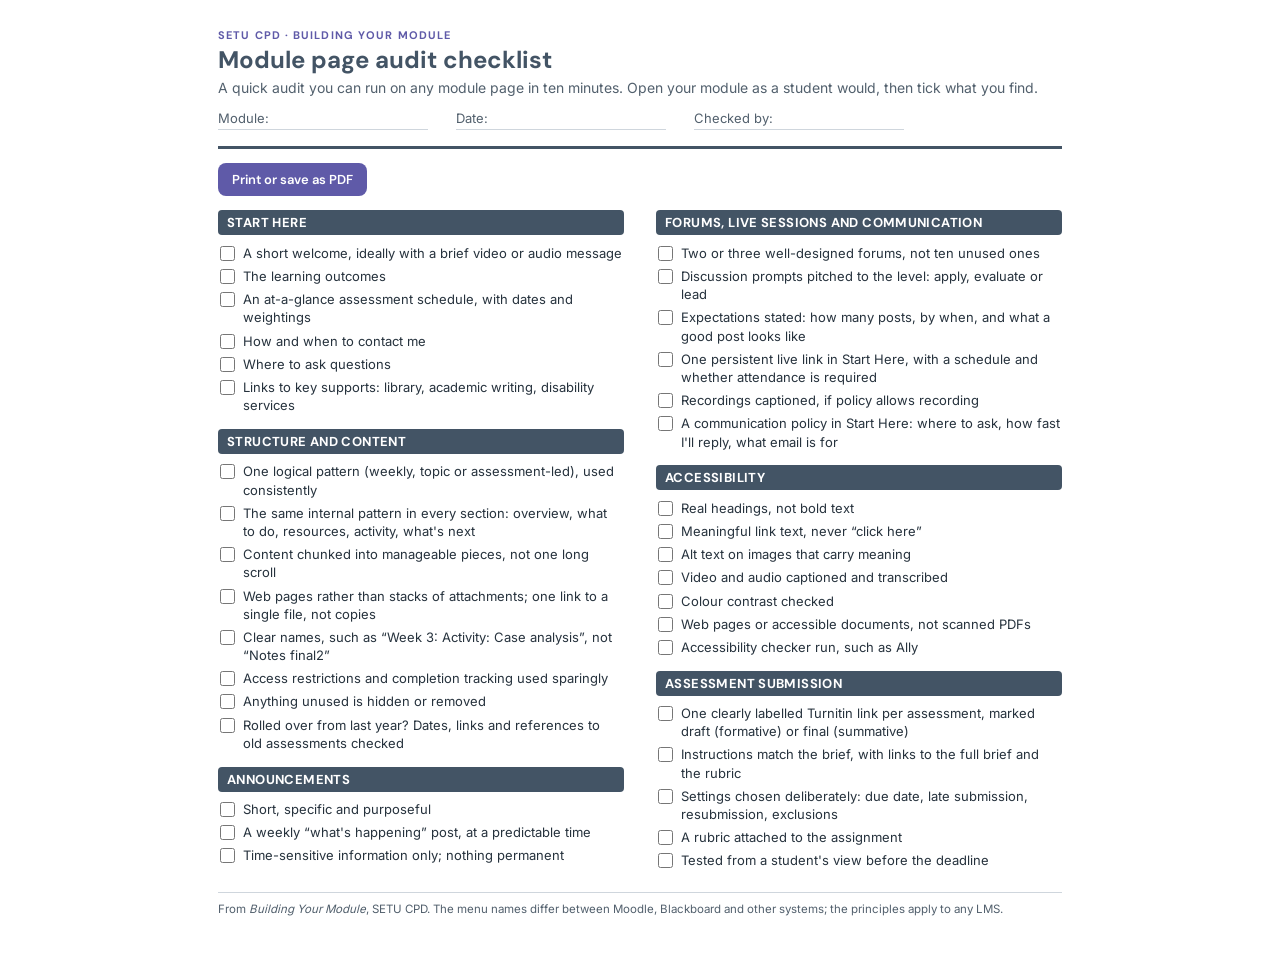
<file: assets/module-page-audit-checklist.html>
<!DOCTYPE html>
<html lang="en">
<head>
<meta charset="UTF-8">
<meta name="viewport" content="width=device-width, initial-scale=1.0">
<title>Module page audit checklist — Building Your Module</title>
<style>
  @font-face { font-family: "DM Sans"; src: url("fonts/dmsans-var.woff2") format("woff2"); font-weight: 100 1000; font-display: swap; }
  @font-face { font-family: "Inter"; src: url("fonts/inter-var.woff2") format("woff2"); font-weight: 100 900; font-display: swap; }
  :root { --slate:#435465; --ink:#26323d; --soft:#52606d; --line:#cfd6dd; --accent:#5f5aa8; --tint:#ecebf6; }
  * { box-sizing: border-box; }
  body { margin: 0; background: #fff; color: var(--ink); font: 14px/1.4 "Inter", system-ui, sans-serif; }
  .page { max-width: 900px; margin: 0 auto; padding: 28px 28px 36px; }
  header { border-bottom: 3px solid var(--slate); padding-bottom: 12px; margin-bottom: 14px; }
  .kicker { font: 700 11px "DM Sans", sans-serif; letter-spacing: .1em; text-transform: uppercase; color: var(--accent); }
  h1 { font: 700 24px/1.15 "DM Sans", sans-serif; margin: 4px 0 4px; color: var(--slate); }
  .sub { margin: 0; color: var(--soft); }
  .fields { display: flex; flex-wrap: wrap; gap: 6px 28px; margin: 12px 0 4px; font-size: 13px; color: var(--soft); }
  .fields span { border-bottom: 1px solid var(--line); min-width: 210px; padding-bottom: 2px; }
  .cols { columns: 2; column-gap: 32px; }
  section { break-inside: avoid; margin: 0 0 12px; }
  h2 { font: 700 13px "DM Sans", sans-serif; letter-spacing: .03em; text-transform: uppercase; color: #fff; background: var(--slate);
       margin: 0 0 6px; padding: 4px 9px; border-radius: 4px; }
  label { display: flex; gap: 8px; align-items: flex-start; padding: 2.5px 2px; font-size: 13px; cursor: pointer; }
  input[type="checkbox"] { flex: none; width: 15px; height: 15px; margin: 2px 0 0; accent-color: var(--accent); }
  footer { margin-top: 10px; padding-top: 8px; border-top: 1px solid var(--line); font-size: 11.5px; color: var(--soft); }
  .actions { margin: 0 0 14px; }
  button { font: 600 13px "DM Sans", sans-serif; padding: 8px 14px; border-radius: 8px; border: 0; background: var(--accent); color: #fff; cursor: pointer; }
  button:focus-visible, input:focus-visible { outline: 3px solid var(--slate); outline-offset: 2px; }
  @media (max-width: 640px) { .cols { columns: 1; } .page { padding: 18px 16px 28px; } }
  @media print {
    @page { size: A4; margin: 12mm; }
    .page { padding: 0; max-width: none; } .actions { display: none; }
    body { font-size: 10pt; } label { font-size: 9.5pt; padding: 1.5px 2px; } h1 { font-size: 19pt; } h2 { font-size: 9.5pt; padding: 3px 8px; }
    .kicker, h2 { -webkit-print-color-adjust: exact; print-color-adjust: exact; }
    section { margin-bottom: 8px; }
  }
</style>
</head>
<body>
<div class="page">
  <header>
    <div class="kicker">SETU CPD &middot; Building Your Module</div>
    <h1>Module page audit checklist</h1>
    <p class="sub">A quick audit you can run on any module page in ten minutes. Open your module as a student would, then tick what you find.</p>
    <div class="fields"><span>Module:</span><span>Date:</span><span>Checked by:</span></div>
  </header>

  <p class="actions"><button type="button" onclick="window.print()">Print or save as PDF</button></p>

  <div class="cols">
    <section>
      <h2>Start Here</h2>
      <label><input type="checkbox"> A short welcome, ideally with a brief video or audio message</label>
      <label><input type="checkbox"> The learning outcomes</label>
      <label><input type="checkbox"> An at-a-glance assessment schedule, with dates and weightings</label>
      <label><input type="checkbox"> How and when to contact me</label>
      <label><input type="checkbox"> Where to ask questions</label>
      <label><input type="checkbox"> Links to key supports: library, academic writing, disability services</label>
    </section>

    <section>
      <h2>Structure and content</h2>
      <label><input type="checkbox"> One logical pattern (weekly, topic or assessment-led), used consistently</label>
      <label><input type="checkbox"> The same internal pattern in every section: overview, what to do, resources, activity, what's next</label>
      <label><input type="checkbox"> Content chunked into manageable pieces, not one long scroll</label>
      <label><input type="checkbox"> Web pages rather than stacks of attachments; one link to a single file, not copies</label>
      <label><input type="checkbox"> Clear names, such as &ldquo;Week 3: Activity: Case analysis&rdquo;, not &ldquo;Notes final2&rdquo;</label>
      <label><input type="checkbox"> Access restrictions and completion tracking used sparingly</label>
      <label><input type="checkbox"> Anything unused is hidden or removed</label>
      <label><input type="checkbox"> Rolled over from last year? Dates, links and references to old assessments checked</label>
    </section>

    <section>
      <h2>Announcements</h2>
      <label><input type="checkbox"> Short, specific and purposeful</label>
      <label><input type="checkbox"> A weekly &ldquo;what's happening&rdquo; post, at a predictable time</label>
      <label><input type="checkbox"> Time-sensitive information only; nothing permanent</label>
    </section>

    <section>
      <h2>Forums, live sessions and communication</h2>
      <label><input type="checkbox"> Two or three well-designed forums, not ten unused ones</label>
      <label><input type="checkbox"> Discussion prompts pitched to the level: apply, evaluate or lead</label>
      <label><input type="checkbox"> Expectations stated: how many posts, by when, and what a good post looks like</label>
      <label><input type="checkbox"> One persistent live link in Start Here, with a schedule and whether attendance is required</label>
      <label><input type="checkbox"> Recordings captioned, if policy allows recording</label>
      <label><input type="checkbox"> A communication policy in Start Here: where to ask, how fast I'll reply, what email is for</label>
    </section>

    <section>
      <h2>Accessibility</h2>
      <label><input type="checkbox"> Real headings, not bold text</label>
      <label><input type="checkbox"> Meaningful link text, never &ldquo;click here&rdquo;</label>
      <label><input type="checkbox"> Alt text on images that carry meaning</label>
      <label><input type="checkbox"> Video and audio captioned and transcribed</label>
      <label><input type="checkbox"> Colour contrast checked</label>
      <label><input type="checkbox"> Web pages or accessible documents, not scanned PDFs</label>
      <label><input type="checkbox"> Accessibility checker run, such as Ally</label>
    </section>

    <section>
      <h2>Assessment submission</h2>
      <label><input type="checkbox"> One clearly labelled Turnitin link per assessment, marked draft (formative) or final (summative)</label>
      <label><input type="checkbox"> Instructions match the brief, with links to the full brief and the rubric</label>
      <label><input type="checkbox"> Settings chosen deliberately: due date, late submission, resubmission, exclusions</label>
      <label><input type="checkbox"> A rubric attached to the assignment</label>
      <label><input type="checkbox"> Tested from a student's view before the deadline</label>
    </section>
  </div>

  <footer>From <em>Building Your Module</em>, SETU CPD. The menu names differ between Moodle, Blackboard and other systems; the principles apply to any LMS.</footer>
</div>
</body>
</html>
</file>
<file: css/styles.css>
/* ==========================================================================
   Understanding Module Descriptors — SETU-branded course styles
   Built to the SETU Online Course Brand Guide (Brand Guidelines v1, May 2022).
   Primary: Slate Grey #435465 · Headings: DM Sans · Body: Inter · Left-aligned.
   Self-contained, standalone. Light + optional slate dark theme.
   ========================================================================== */

/* ---------- Self-hosted brand fonts (variable, latin subset) ---------- */
@font-face {
  font-family: "DM Sans";
  src: url("../assets/fonts/dmsans-var.woff2") format("woff2");
  font-weight: 100 1000; font-style: normal; font-display: swap;
}
@font-face {
  font-family: "Inter";
  src: url("../assets/fonts/inter-var.woff2") format("woff2");
  font-weight: 100 900; font-style: normal; font-display: swap;
}
@font-face {
  font-family: "Inter";
  src: url("../assets/fonts/inter-italic-var.woff2") format("woff2");
  font-weight: 100 900; font-style: italic; font-display: swap;
}

/* ---------- Design tokens ---------- */
:root {
  /* SETU primary */
  --slate:       #435465;
  --slate-dark:  #33414e;
  --slate-deep:  #2b3742;

  /* SETU secondary (accents) */
  --setu-sunset-red:     #e74751;
  --setu-sunrise-yellow: #fcca3a;
  --setu-clover-pink:    #a752a0;
  --setu-suir-blue:      #2ac5f4;
  --setu-heather-purple: #5f5aa8;
  --setu-barrow-blue:    #0062af;
  --setu-grass-green:    #4eb47d;
  --setu-sea-green:      #378b84;

  /* Active accent (per-section overrides set this). Default: Barrow Blue */
  --accent:     #0062af;
  --accent-ink: #005596;                                   /* accent as text on white */
  --accent-tint:  color-mix(in srgb, var(--accent) 12%, var(--bg));
  --accent-tint2: color-mix(in srgb, var(--accent) 20%, var(--bg));

  /* Semantic — mapped to SETU palette */
  --ok:      #4eb47d;  --ok-ink: #24784b;
  --ok-tint: color-mix(in srgb, var(--ok) 16%, var(--bg));
  --err:     #e74751;  --err-ink: #c8323c;
  --err-tint: color-mix(in srgb, var(--err) 15%, var(--bg));

  /* Neutrals — Slate Grey for text per brand */
  --ink:        #435465;
  --ink-strong: #2f3c48;
  --ink-soft:   #4f5f6d;
  --ink-muted:  #5b6976;
  --ink-faint:  #7c8996;
  --line:       #e2e7ea;
  --line-soft:  #eef1f3;
  --bg:         #ffffff;
  --bg-sub:     #f5f7f8;
  --bg-card:    #ffffff;
  --sidebar-bg:   #435465;
  --sidebar-deep: #3a4957;
  --sidebar-ink:  #dbe1e7;

  --shadow-sm: 0 1px 2px rgba(45,58,70,.06), 0 1px 3px rgba(45,58,70,.05);
  --shadow-md: 0 4px 14px rgba(45,58,70,.09), 0 2px 6px rgba(45,58,70,.05);
  --shadow-lg: 0 18px 44px rgba(45,58,70,.16);

  --radius: 14px; --radius-sm: 9px; --radius-lg: 22px;

  --font-body: "Inter", -apple-system, BlinkMacSystemFont, "Segoe UI", Roboto, Helvetica, Arial, sans-serif;
  --font-head: "DM Sans", var(--font-body);

  /* SETU 8px spacing scale */
  --space-xs: 4px; --space-sm: 8px; --space-md: 16px; --space-lg: 24px;
  --space-xl: 32px; --space-2xl: 48px; --space-3xl: 64px;

  --maxw: 900px; --sidebar-w: 300px;
}

/* ---------- Lifelong Learning colour year (accent trio on Slate + White) ---------- */
:root, :root[data-year="2026/27"] { --trio-1:#5f5aa8; --trio-2:#e74751; --trio-3:#a752a0; }
:root[data-year="2027/28"]        { --trio-1:#0062af; --trio-2:#2ac5f4; --trio-3:#4eb47d; }
:root[data-year="2028/29"]        { --trio-1:#378b84; --trio-2:#fcca3a; --trio-3:#2ac5f4; }

/* Accents resolve PER ELEMENT so tints/inks follow each lesson (not :root). */
.lesson, .lcard, .ov-hero {
  --accent: var(--trio-1); --g1: var(--trio-1); --g2: var(--trio-2); --g3: var(--trio-3);
  --accent-ink:   color-mix(in srgb, var(--accent) 72%, #1c2529);
  --accent-tint:  color-mix(in srgb, var(--accent) 12%, var(--bg));
  --accent-tint2: color-mix(in srgb, var(--accent) 20%, var(--bg));
}
.lesson[data-accent="1"], .lcard[data-accent="1"] { --accent: var(--trio-1); --g1: var(--trio-1); --g2: var(--trio-2); --g3: var(--trio-3); }
.lesson[data-accent="2"], .lcard[data-accent="2"] { --accent: var(--trio-2); --g1: var(--trio-2); --g2: var(--trio-3); --g3: var(--trio-1); }
.lesson[data-accent="3"], .lcard[data-accent="3"] { --accent: var(--trio-3); --g1: var(--trio-3); --g2: var(--trio-1); --g3: var(--trio-2); }
:root[data-theme="dark"] .lesson, :root[data-theme="dark"] .lcard, :root[data-theme="dark"] .ov-hero {
  --accent-ink: color-mix(in srgb, var(--accent) 62%, white);
}
@media (prefers-color-scheme: dark) {
  :root:not([data-theme="light"]) .lesson, :root:not([data-theme="light"]) .lcard, :root:not([data-theme="light"]) .ov-hero {
    --accent-ink: color-mix(in srgb, var(--accent) 62%, white);
  }
}

/* ---------- Dark theme (restrained, slate-based) ---------- */
@media (prefers-color-scheme: dark) {
  :root:not([data-theme="light"]) {
    --ink:#dbe2e8; --ink-strong:#f0f3f6; --ink-soft:#c2ccd4; --ink-muted:#9aa8b4; --ink-faint:#7f8d99;
    --line:#33414c; --line-soft:#243039;
    --bg:#1b232a; --bg-sub:#151c22; --bg-card:#222d35; --bg:#1b232a;
    --sidebar-bg:#141b21; --sidebar-deep:#0f151a; --sidebar-ink:#c3ccd4;
    --accent-ink: color-mix(in srgb, var(--accent) 62%, white);
    --ok-ink: color-mix(in srgb, var(--ok) 55%, white);
    --err-ink: color-mix(in srgb, var(--err) 60%, white);
    --shadow-sm:0 1px 2px rgba(0,0,0,.4);
    --shadow-md:0 4px 16px rgba(0,0,0,.45);
    --shadow-lg:0 18px 44px rgba(0,0,0,.55);
  }
}
:root[data-theme="dark"] {
  --ink:#dbe2e8; --ink-strong:#f0f3f6; --ink-soft:#c2ccd4; --ink-muted:#9aa8b4; --ink-faint:#7f8d99;
  --line:#33414c; --line-soft:#243039;
  --bg:#1b232a; --bg-sub:#151c22; --bg-card:#222d35;
  --sidebar-bg:#141b21; --sidebar-deep:#0f151a; --sidebar-ink:#c3ccd4;
  --accent-ink: color-mix(in srgb, var(--accent) 62%, white);
  --ok-ink: color-mix(in srgb, var(--ok) 55%, white);
  --err-ink: color-mix(in srgb, var(--err) 60%, white);
  --shadow-sm:0 1px 2px rgba(0,0,0,.4);
  --shadow-md:0 4px 16px rgba(0,0,0,.45);
  --shadow-lg:0 18px 44px rgba(0,0,0,.55);
}

/* ---------- Reset-ish ---------- */
*, *::before, *::after { box-sizing: border-box; }
html { scroll-behavior: smooth; }
body {
  margin: 0; font-family: var(--font-body); color: var(--ink);
  background: var(--bg-sub); line-height: 1.65; font-size: 17px;
  text-align: left; -webkit-font-smoothing: antialiased; text-rendering: optimizeLegibility;
}
img { max-width: 100%; display: block; }
button { font-family: inherit; }

/* ==========================================================================
   Layout
   ========================================================================== */
.app { display: flex; min-height: 100vh; }

/* ---------- Sidebar ---------- */
.sidebar {
  width: var(--sidebar-w); flex: 0 0 var(--sidebar-w);
  background: var(--sidebar-bg); color: var(--sidebar-ink);
  position: sticky; top: 0; height: 100vh; overflow-y: auto;
  display: flex; flex-direction: column; z-index: 40;
}
.sidebar__brand {
  padding: 26px 24px 20px; border-bottom: 1px solid rgba(255,255,255,.1);
}
/* SETU logo — reversed (white) lockup on the Slate Grey sidebar.
   Sized above the 60px minimum with clear space around it. */
.sidebar__logo { display: block; width: 100%; max-width: 236px; height: auto; margin-bottom: 22px; }
.sidebar__kicker {
  font-family: var(--font-head);
  font-size: 11px; letter-spacing: .16em; text-transform: uppercase;
  color: color-mix(in srgb, var(--trio-3) 30%, white); font-weight: 700; margin: 0 0 8px;
}
.sidebar__title {
  font-family: var(--font-head); font-size: 20px; line-height: 1.22;
  margin: 0; color: #fff; font-weight: 700;
}
.sidebar__meta { margin: 12px 0 0; font-size: 12.5px; color: rgba(255,255,255,.8); display: flex; align-items: center; gap: 6px; }

.progress { padding: 16px 24px; border-bottom: 1px solid rgba(255,255,255,.1); }
.progress__label {
  display: flex; justify-content: space-between; font-size: 11.5px;
  letter-spacing: .06em; text-transform: uppercase; font-weight: 600;
  color: rgba(255,255,255,.8); margin-bottom: 8px; font-family: var(--font-head);
}
.progress__track { height: 6px; border-radius: 99px; background: rgba(255,255,255,.14); overflow: hidden; }
.progress__fill {
  height: 100%; width: 0%; border-radius: 99px;
  background: linear-gradient(90deg, var(--trio-3), var(--trio-1));
  transition: width .5s cubic-bezier(.4,0,.2,1);
}

.nav { list-style: none; margin: 0; padding: 12px 12px 24px; flex: 1; }
.nav__item {
  display: flex; align-items: center; gap: 12px; padding: 11px 12px;
  border-radius: 10px; cursor: pointer; color: rgba(255,255,255,.88);
  font-size: 14.5px; font-weight: 500; font-family: var(--font-head);
  transition: background .15s, color .15s; margin-bottom: 2px;
  border: none; border-left: 3px solid transparent; background: none;
  width: 100%; text-align: left;
}
.nav__item:hover { background: rgba(255,255,255,.07); color: #fff; }
.nav__item.is-active {
  background: rgba(255,255,255,.12); color: #fff; border-left-color: var(--trio-3);
}
.nav__num {
  flex: 0 0 26px; height: 26px; border-radius: 50%; display: grid; place-items: center;
  font-size: 12.5px; font-weight: 700; background: rgba(255,255,255,.1);
  color: rgba(255,255,255,.88); border: 1px solid rgba(255,255,255,.2); transition: all .15s;
}
.nav__item.is-active .nav__num { background: var(--trio-3); color: #fff; border-color: var(--trio-3); }
.nav__item.is-done .nav__num { background: var(--setu-grass-green); border-color: var(--setu-grass-green); color: #fff; }
.nav__item.is-done .nav__num::after { content: ""; width: 13px; height: 13px; background: currentColor; -webkit-mask: url("data:image/svg+xml;utf8,<svg xmlns='http://www.w3.org/2000/svg' viewBox='0 0 24 24' fill='none' stroke='%23000' stroke-width='3.5' stroke-linecap='round' stroke-linejoin='round'><path d='M20 6 9 17l-5-5'/></svg>") center / contain no-repeat; mask: url("data:image/svg+xml;utf8,<svg xmlns='http://www.w3.org/2000/svg' viewBox='0 0 24 24' fill='none' stroke='%23000' stroke-width='3.5' stroke-linecap='round' stroke-linejoin='round'><path d='M20 6 9 17l-5-5'/></svg>") center / contain no-repeat; }
.nav__item.is-done .nav__num span { display: none; }
.nav__label { flex: 1; line-height: 1.3; }

.sidebar__foot {
  padding: 16px 20px 22px; font-size: 12px; color: rgba(255,255,255,.74);
  border-top: 1px solid rgba(255,255,255,.1);
}
.sidebar__theme {
  display: inline-flex; align-items: center; gap: 9px; font-family: var(--font-head);
  background: rgba(255,255,255,.07); border: 1px solid rgba(255,255,255,.14);
  color: rgba(255,255,255,.82); padding: 9px 14px; border-radius: 9px;
  cursor: pointer; font-size: 13px; font-weight: 600; width: 100%; transition: background .15s;
}
.sidebar__theme:hover { background: rgba(255,255,255,.13); color: #fff; }

/* ---------- Main ---------- */
.main { flex: 1; min-width: 0; display: flex; flex-direction: column; }
.topbar {
  display: none; align-items: center; gap: 12px; padding: 10px 16px;
  background: var(--slate); border-bottom: 1px solid rgba(255,255,255,.1);
  position: sticky; top: 0; z-index: 30;
}
.topbar__logo { width: 96px; height: auto; }
.topbar__title { font-family: var(--font-head); font-weight: 700; font-size: 15px; flex: 1; color: #fff; }
.icon-btn {
  border: 1px solid rgba(255,255,255,.2); background: rgba(255,255,255,.08); color: #fff;
  width: 40px; height: 40px; border-radius: 10px; display: grid; place-items: center;
  cursor: pointer;
}
.icon-btn .icon { width: 22px; height: 22px; }

.content-scroll { flex: 1; overflow-y: auto; }
.lesson {
  max-width: var(--maxw); margin: 0 auto; padding: 56px 32px 40px;
  display: none;
}
.lesson.is-active { display: block; }
.lesson.is-active.fade-in { animation: fade .45s ease both; }
@keyframes fade { from { opacity: 0; transform: translateY(8px); } to { opacity: 1; transform: none; } }

/* ==========================================================================
   Content blocks
   ========================================================================== */
.eyebrow {
  display: inline-flex; align-items: center; gap: 9px; font-family: var(--font-head);
  font-size: 12px; font-weight: 700; letter-spacing: .1em; text-transform: uppercase;
  color: var(--accent-ink); background: var(--accent-tint); padding: 6px 13px 6px 10px;
  border-radius: 99px; margin-bottom: 18px;
}
.eyebrow .u-mark { width: 13px; height: 13px; }
.lesson h1 {
  font-family: var(--font-head); font-weight: 700; color: var(--ink-strong);
  font-size: clamp(30px, 5vw, 40px); line-height: 1.14; margin: 0 0 18px; letter-spacing: -.01em;
}
.lesson h2 {
  font-family: var(--font-head); font-weight: 700; color: var(--ink-strong);
  font-size: 27px; margin: 42px 0 14px; line-height: 1.22;
}
.lesson h3 { font-family: var(--font-head); font-size: 19px; font-weight: 700; margin: 30px 0 10px; color: var(--ink-strong); }
.lesson p { margin: 0 0 18px; color: var(--ink-soft); }
.lesson p strong { color: var(--ink-strong); font-weight: 600; }
.lesson ul, .lesson ol { margin: 0 0 20px; padding-left: 4px; }
.lesson li { list-style: none; position: relative; padding-left: 30px; margin-bottom: 11px; color: var(--ink-soft); }
.lesson ul li::before {
  content: ""; position: absolute; left: 6px; top: 11px; width: 7px; height: 7px;
  border-radius: 50%; background: var(--accent);
}
.lesson ol { counter-reset: li; }
.lesson ol li { counter-increment: li; }
.lesson ol li::before {
  content: counter(li); position: absolute; left: 0; top: 1px; width: 22px; height: 22px;
  border-radius: 50%; background: var(--accent-tint); color: var(--accent-ink);
  font-family: var(--font-head); font-size: 12px; font-weight: 700; display: grid; place-items: center;
}
.lead { font-size: 19px; color: var(--ink-soft); }

/* Statement — Slate anchor with accent bar + faint U motif */
.statement {
  position: relative; overflow: hidden;
  background: var(--slate); color: #fff; padding: 32px 34px 32px 34px;
  border-left: 7px solid var(--accent); border-radius: var(--radius-lg);
  margin: 8px 0 30px; box-shadow: var(--shadow-md);
  font-family: var(--font-head); font-size: 23px; line-height: 1.36; font-weight: 500;
}
.statement .u-watermark {
  position: absolute; right: -18px; bottom: -30px; width: 150px; height: 150px;
  opacity: .09; color: #fff;
}
.statement > span { position: relative; }

/* Cards */
.card {
  background: var(--bg-card); border: 1px solid var(--line); border-radius: var(--radius);
  padding: 26px 28px; margin: 24px 0; box-shadow: var(--shadow-sm);
}
.card--objectives { border-left: 4px solid var(--accent); }
.card h3 { margin-top: 0; }
/* A card heading is an <h2> so heading levels never skip, but it reads as a card title. */
.card > h2 { font-size: 19px; margin: 0 0 10px; line-height: 1.3; }
.obj-list li { padding-left: 34px; margin-bottom: 13px; color: var(--ink); }
.obj-list li::before {
  content: "→"; color: var(--accent-ink); background: none; width: auto; height: auto;
  left: 4px; top: 0; font-weight: 700; font-size: 17px;
}

/* Callouts */
.callout {
  display: flex; gap: 15px; padding: 18px 20px; border-radius: var(--radius);
  margin: 22px 0; background: var(--bg-sub); border: 1px solid var(--line);
}
.callout__icon {
  flex: 0 0 36px; height: 36px; border-radius: 9px; display: grid; place-items: center;
  background: var(--accent-tint); color: var(--accent-ink);
}
.callout__icon .icon { width: 19px; height: 19px; }
.callout__body { flex: 1; }
.callout__body p { margin: 0; font-size: 15.5px; }
.callout__body strong { display: block; margin-bottom: 3px; color: var(--ink-strong); font-family: var(--font-head); }
.callout--why { background: var(--accent-tint); border-color: transparent; }
.callout--why .callout__icon { background: color-mix(in srgb, var(--accent) 22%, var(--bg)); }

/* Chips */
.chips { display: flex; flex-wrap: wrap; gap: 8px; margin: 0 0 8px; }
.chip {
  font-size: 12.5px; padding: 5px 12px; border-radius: 99px; background: var(--bg-sub);
  border: 1px solid var(--line); color: var(--ink-muted); font-weight: 600; font-family: var(--font-head);
}

/* Definition list */
.deflist { display: grid; gap: 10px; margin: 20px 0; }
.deflist__row {
  display: grid; grid-template-columns: 190px 1fr; gap: 16px; padding: 13px 16px;
  background: var(--bg-card); border: 1px solid var(--line); border-radius: var(--radius-sm);
}
.deflist__term { font-family: var(--font-head); font-weight: 700; color: var(--accent-ink); font-size: 15px; display: flex; align-items: center; gap: 8px; }
.deflist__term .icon { width: 17px; height: 17px; flex: none; }
.deflist__desc { color: var(--ink-soft); font-size: 15px; }

/* ==========================================================================
   Knowledge check
   ========================================================================== */
.kc {
  background: var(--bg-card); border: 1px solid var(--line); border-radius: var(--radius);
  padding: 26px 28px; margin: 30px 0; box-shadow: var(--shadow-sm);
}
.kc__tag {
  display: inline-flex; align-items: center; gap: 7px; font-family: var(--font-head);
  font-size: 11.5px; font-weight: 700; letter-spacing: .09em; text-transform: uppercase;
  color: var(--accent-ink); margin-bottom: 12px;
}
.kc__q { font-family: var(--font-head); font-weight: 700; font-size: 17.5px; margin: 0 0 18px; color: var(--ink-strong); }
.kc__options { display: grid; gap: 10px; }
.opt {
  display: flex; align-items: flex-start; gap: 13px; padding: 14px 16px;
  border: 1.5px solid var(--line); border-radius: var(--radius-sm); cursor: pointer;
  transition: all .15s; background: var(--bg); text-align: left; width: 100%;
  color: var(--ink); font-size: 15.5px; line-height: 1.45;
}
.opt:hover:not(:disabled) { border-color: var(--accent); background: var(--accent-tint); }
.opt__mark {
  flex: 0 0 24px; height: 24px; border-radius: 50%; border: 2px solid var(--line);
  display: grid; place-items: center; font-size: 12px; font-weight: 700; transition: all .15s; margin-top: 1px;
}
.opt__letter { color: var(--ink-faint); font-family: var(--font-head); }
.opt.is-selected { border-color: var(--accent); }
.opt.is-correct { border-color: var(--ok); background: var(--ok-tint); }
.opt.is-correct .opt__mark { background: var(--ok); border-color: var(--ok); color: #fff; }
.opt.is-correct .opt__mark::after { content: ""; width: 12px; height: 12px; background: currentColor; -webkit-mask: url("data:image/svg+xml;utf8,<svg xmlns='http://www.w3.org/2000/svg' viewBox='0 0 24 24' fill='none' stroke='%23000' stroke-width='3.5' stroke-linecap='round' stroke-linejoin='round'><path d='M20 6 9 17l-5-5'/></svg>") center / contain no-repeat; mask: url("data:image/svg+xml;utf8,<svg xmlns='http://www.w3.org/2000/svg' viewBox='0 0 24 24' fill='none' stroke='%23000' stroke-width='3.5' stroke-linecap='round' stroke-linejoin='round'><path d='M20 6 9 17l-5-5'/></svg>") center / contain no-repeat; }
.opt.is-correct .opt__letter { display: none; }
.opt.is-wrong { border-color: var(--err); background: var(--err-tint); }
.opt.is-wrong .opt__mark { background: var(--err); border-color: var(--err); color: #fff; }
.opt.is-wrong .opt__mark::after { content: ""; width: 11px; height: 11px; background: currentColor; -webkit-mask: url("data:image/svg+xml;utf8,<svg xmlns='http://www.w3.org/2000/svg' viewBox='0 0 24 24' fill='none' stroke='%23000' stroke-width='3.5' stroke-linecap='round' stroke-linejoin='round'><path d='M18 6 6 18M6 6l12 12'/></svg>") center / contain no-repeat; mask: url("data:image/svg+xml;utf8,<svg xmlns='http://www.w3.org/2000/svg' viewBox='0 0 24 24' fill='none' stroke='%23000' stroke-width='3.5' stroke-linecap='round' stroke-linejoin='round'><path d='M18 6 6 18M6 6l12 12'/></svg>") center / contain no-repeat; }
.opt.is-wrong .opt__letter { display: none; }
.opt:disabled { cursor: default; }
.opt.is-dim { opacity: .55; }

.kc__feedback {
  margin-top: 16px; padding: 15px 18px; border-radius: var(--radius-sm); font-size: 15px;
  display: none; animation: fade .3s ease; border-left: 4px solid; color: var(--ink);
}
.kc__feedback.show { display: block; }
.kc__feedback.good { background: var(--ok-tint); border-color: var(--ok); }
.kc__feedback.bad  { background: var(--err-tint); border-color: var(--err); }
.kc__feedback strong { display: block; margin-bottom: 3px; font-family: var(--font-head); }

.kc__footer { display: flex; align-items: center; gap: 14px; margin-top: 16px; }
.kc__retry {
  border: none; background: none; color: var(--accent-ink); font-weight: 600; cursor: pointer;
  font-size: 14px; padding: 6px 0; display: none; font-family: var(--font-head);
}
.kc__retry.show { display: inline-flex; align-items: center; gap: 6px; }
.kc__score { font-size: 14px; color: var(--ink-muted); font-weight: 600; margin-left: auto; font-family: var(--font-head); }

/* ==========================================================================
   Reflection — accent-tinted panel
   ========================================================================== */
.reflect {
  background: var(--accent-tint); border: 1px solid transparent; border-radius: var(--radius);
  padding: 24px 26px; margin: 30px 0;
}
.reflect__tag {
  display: inline-flex; align-items: center; gap: 8px; font-family: var(--font-head);
  font-size: 11.5px; font-weight: 700; letter-spacing: .09em; text-transform: uppercase;
  color: var(--accent-ink); margin-bottom: 10px;
}
.reflect__prompt { font-size: 16.5px; color: var(--ink-strong); margin: 0 0 14px; font-weight: 500; }
.reflect textarea {
  width: 100%; min-height: 92px; resize: vertical; padding: 13px 15px;
  border: 1.5px solid var(--line); border-radius: var(--radius-sm);
  font-family: inherit; font-size: 15px; color: var(--ink); background: var(--bg-card); line-height: 1.55;
}
.reflect textarea:focus { border-color: var(--accent); }
.reflect__foot { display: flex; align-items: center; justify-content: space-between; margin-top: 10px; font-size: 13.5px; color: var(--ink-soft); }
.reflect__save {
  border: none; background: var(--slate); color: #fff; font-weight: 600; font-family: var(--font-head);
  padding: 8px 16px; border-radius: 8px; cursor: pointer; font-size: 13.5px;
}
.reflect__note { font-style: italic; }

/* ==========================================================================
   Matching (Bloom)
   ========================================================================== */
.match { margin: 30px 0; }
.match__grid { display: grid; grid-template-columns: 1fr 1fr; gap: 22px; }
.match__col-title {
  font-family: var(--font-head); font-size: 12px; font-weight: 700; letter-spacing: .07em;
  text-transform: uppercase; color: var(--ink-muted); margin-bottom: 12px;
}
.tokens, .drops { display: grid; gap: 10px; }
.token {
  padding: 13px 15px; border-radius: var(--radius-sm); background: var(--bg-card);
  border: 1.5px solid var(--line); cursor: grab; font-size: 15px; font-weight: 500;
  box-shadow: var(--shadow-sm); user-select: none; transition: transform .1s, opacity .1s;
}
.token:active { cursor: grabbing; }
.token.dragging { opacity: .4; }
.token.placed { display: none; }
.drop {
  padding: 10px 14px 12px; border-radius: var(--radius-sm); border: 1.5px dashed var(--line);
  min-height: 66px; background: var(--bg-sub); display: flex; flex-direction: column;
  align-items: stretch; gap: 8px; transition: all .15s;
}
.drop.over { border-color: var(--accent); background: var(--accent-tint); }
.drop__target {
  font-family: var(--font-head); font-size: 14px; color: var(--ink-muted); font-weight: 700;
  background: none; border: 0; padding: 4px 0; text-align: left; cursor: pointer; border-radius: 6px;
}
.drop__target:hover { color: var(--accent-ink); }
/* A box can hold several items, or none — chips wrap inside the slot. Neutral until the answer is checked, so the only red/green a learner sees is the verdict. */
.drop__slot { display: flex; flex-wrap: wrap; gap: 6px; min-height: 22px; }
.drop__slot:empty::before {
  content: "Drop or place an item here"; font-size: 12.5px; font-style: italic; color: var(--ink-faint);
}
.drop__chip {
  display: inline-flex; align-items: center; gap: 8px; padding: 8px 12px; border-radius: 8px;
  font-size: 14px; font-weight: 600; background: var(--bg-card); color: var(--ink-strong); cursor: pointer;
  border: 0; box-shadow: inset 0 0 0 1.5px var(--line); font-family: inherit; text-align: left;
}
.drop__chip:hover { box-shadow: inset 0 0 0 1.5px var(--accent); }
.drop__chip .icon { width: 13px; height: 13px; opacity: .8; }
.drop__chip.is-right { background: var(--ok); color: #fff; box-shadow: none; }
.drop__chip.is-wrong { background: var(--err); color: #fff; box-shadow: none; }
.drop.correct { border-style: solid; border-color: var(--ok); background: var(--ok-tint); }
.drop.incorrect { border-style: solid; border-color: var(--err); background: var(--err-tint); }
.match__actions { display: flex; gap: 12px; align-items: center; margin-top: 18px; }

/* ==========================================================================
   Tabs (NFQ)
   ========================================================================== */
.tabs { margin: 26px 0; }
.tabs__list { display: flex; gap: 6px; border-bottom: 2px solid var(--line); flex-wrap: wrap; }
.tabs__btn {
  border: none; background: none; padding: 12px 18px; cursor: pointer; font-family: var(--font-head);
  font-size: 15px; font-weight: 700; color: var(--ink-muted);
  border-bottom: 3px solid transparent; margin-bottom: -2px; transition: all .15s;
}
.tabs__btn:hover { color: var(--ink-strong); }
.tabs__btn.is-active { color: var(--accent-ink); border-bottom-color: var(--accent); }
.tabs__panel { display: none; padding: 24px 4px 4px; animation: fade .3s ease; }
.tabs__panel.is-active { display: block; }
.tabs__level { display: inline-block; font-family: var(--font-head); font-size: 13px; font-weight: 700; color: var(--accent-ink); margin-bottom: 6px; }
.tabs__panel h3 { font-family: var(--font-head); margin: 0 0 10px; font-size: 19px; color: var(--ink-strong); }
.tabs__example { margin-top: 14px; padding: 14px 16px; background: var(--bg-sub); border-radius: var(--radius-sm); border-left: 3px solid var(--accent); }
.tabs__example span { display: block; font-family: var(--font-head); font-size: 11.5px; text-transform: uppercase; letter-spacing: .07em; color: var(--ink-soft); font-weight: 700; margin-bottom: 4px; }

/* ==========================================================================
   ECTS calculator
   ========================================================================== */
.calc {
  background: var(--bg-card); border: 1px solid var(--line); border-radius: var(--radius);
  padding: 26px 28px; margin: 30px 0; box-shadow: var(--shadow-sm);
}
.calc__inputs { display: grid; grid-template-columns: 1fr 1fr; gap: 20px; margin-bottom: 22px; }
.field label { display: flex; justify-content: space-between; font-family: var(--font-head); font-size: 13.5px; font-weight: 600; margin-bottom: 8px; color: var(--ink-strong); }
.field label b { color: var(--accent-ink); font-size: 15px; }
.field input[type="range"] { width: 100%; accent-color: var(--accent); height: 6px; }
.field input[type="number"] { width: 100%; padding: 10px 12px; border: 1.5px solid var(--line); border-radius: 8px; font-family: inherit; font-size: 15px; color: var(--ink); background: var(--bg); }
.calc__out { display: grid; grid-template-columns: 1fr 1fr; gap: 14px; }
.calc__stat { padding: 18px 20px; border-radius: var(--radius-sm); text-align: left; }
.calc__stat--total { background: var(--accent-tint); }
.calc__stat--indep { background: var(--bg-sub); border: 1px solid var(--line); }
.calc__num { font-family: var(--font-head); font-size: 34px; font-weight: 700; line-height: 1; }
.calc__stat--total .calc__num { color: var(--accent-ink); }
.calc__stat--indep .calc__num { color: var(--slate); }
:root[data-theme="dark"] .calc__stat--indep .calc__num,
.calc__stat--indep .calc__num { color: var(--ink-strong); }
.calc__lbl { font-family: var(--font-head); font-size: 13px; color: var(--ink-soft); margin-top: 6px; font-weight: 600; }
.calc__note { font-size: 13px; color: var(--ink-muted); margin: 16px 0 0; }
.calc__warn { color: var(--err-ink); font-weight: 600; }

/* ==========================================================================
   Accordion
   ========================================================================== */
.accordion { margin: 26px 0; display: grid; gap: 12px; }
.acc { border: 1px solid var(--line); border-radius: var(--radius); background: var(--bg-card); overflow: hidden; box-shadow: var(--shadow-sm); }
.acc__head {
  width: 100%; text-align: left; border: none; background: none; cursor: pointer; font-family: var(--font-head);
  padding: 18px 20px; display: flex; align-items: center; gap: 15px; font-size: 16px; font-weight: 700; color: var(--ink-strong);
}
.acc__n { flex: 0 0 30px; height: 30px; border-radius: 8px; background: var(--accent-tint); color: var(--accent-ink); font-weight: 700; display: grid; place-items: center; font-size: 15px; }
.acc__q { flex: 1; line-height: 1.35; }
.acc__chev { color: var(--ink-muted); transition: transform .25s; display: grid; place-items: center; }
.acc__chev .icon { width: 18px; height: 18px; }
.acc.open .acc__chev { transform: rotate(180deg); }
.acc__body { max-height: 0; overflow: hidden; visibility: hidden; transition: max-height .3s ease, visibility 0s linear .3s; }
.acc.open .acc__body { max-height: 1600px; visibility: visible; transition-delay: 0s; }   /* was 320px, which clipped long panels */
.acc__inner { padding: 0 20px 20px 65px; }
.acc__inner p { margin: 0 0 12px; font-size: 15px; }
.acc__inner p:last-child, .acc__inner ul:last-child { margin-bottom: 0; }
.acc__inner ul { margin: 0 0 12px; }
.acc__inner li { font-size: 15px; margin-bottom: 7px; }
.acc__tip { display: inline-flex; gap: 8px; align-items: flex-start; line-height: 1.5; margin-top: 8px; font-size: 14.5px; color: var(--accent-ink); background: var(--accent-tint); padding: 10px 13px; border-radius: 8px; }

/* ==========================================================================
   Figures / SVG
   ========================================================================== */
.figure { margin: 26px 0; }
.figure svg { width: 100%; height: auto; display: block; }
.figure figcaption { text-align: left; font-size: 13px; color: var(--ink-muted); margin-top: 10px; font-style: italic; }
.figure--framed { background: var(--bg-card); border: 1px solid var(--line); border-radius: var(--radius); padding: 26px; box-shadow: var(--shadow-sm); }

/* Cover — SETU gradient (Slate + secondary) with U motif */
.cover { border-radius: var(--radius-lg); overflow: hidden; margin-bottom: 30px; box-shadow: var(--shadow-md); position: relative; }
.cover__img {
  aspect-ratio: 16/6.2; position: relative; display: flex; align-items: flex-end; padding: 34px 36px; color: #fff;
  background: linear-gradient(120deg, var(--slate) 0%, var(--slate) 30%, var(--setu-barrow-blue) 100%);
}
.cover__u {
  position: absolute; right: -30px; top: -30px; height: 150%; width: auto;
  aspect-ratio: 1212 / 1512; opacity: .16; color: #fff;
}

/* ---------- SETU "U" motif (masked PNG, tinted via currentColor) ---------- */
.u-mark, .u-watermark, .cover__u {
  display: inline-block;
  background-color: currentColor;
  -webkit-mask-image: url("[data-uri]");
  mask-image: url("[data-uri]");
  -webkit-mask-size: contain;
  mask-size: contain;
  -webkit-mask-repeat: no-repeat;
  mask-repeat: no-repeat;
  -webkit-mask-position: center;
  mask-position: center;
}
.cover__badge {
  position: absolute; top: 26px; left: 36px; font-family: var(--font-head); font-size: 12px; font-weight: 700;
  letter-spacing: .12em; text-transform: uppercase; color: rgba(255,255,255,.9);
  border: 1px solid rgba(255,255,255,.45); padding: 6px 13px; border-radius: 99px; z-index: 2;
}
.cover__text { position: relative; z-index: 2; }
.cover__text h1 { font-family: var(--font-head); font-size: clamp(28px, 5vw, 44px); margin: 0 0 8px; color: #fff; line-height: 1.08; font-weight: 700; }
.cover__text p { margin: 0; color: rgba(255,255,255,.92); font-size: 17px; }
.placeholder-note { font-size: 13px; color: var(--ink-muted); font-style: italic; text-align: left; margin-top: 8px; }

/* ==========================================================================
   Lesson footer nav
   ========================================================================== */
.lesson-nav { display: flex; justify-content: space-between; gap: 14px; margin-top: 48px; padding-top: 26px; border-top: 1px solid var(--line); }
.btn {
  display: inline-flex; align-items: center; gap: 10px; padding: 13px 22px; border-radius: 11px;
  font-family: var(--font-head); font-weight: 700; font-size: 15px; cursor: pointer;
  border: 1.5px solid var(--line); background: var(--bg-card); color: var(--ink); text-decoration: none; transition: all .15s;
}
.btn:hover { border-color: var(--accent); color: var(--accent-ink); }
.btn--primary { background: var(--slate); border-color: var(--slate); color: #fff; box-shadow: var(--shadow-sm); }
.btn--primary:hover { background: var(--slate-dark); border-color: var(--slate-dark); color: #fff; }
.btn:disabled { opacity: .4; cursor: not-allowed; pointer-events: none; }
.btn--ghost { background: none; }
.btn--sm { padding: 9px 15px; font-size: 14px; }

/* Completion */
.complete { text-align: left; padding: 40px 34px; background: var(--accent-tint); border-radius: var(--radius-lg); margin: 24px 0; position: relative; overflow: hidden; }
.complete__badge { width: 72px; height: 72px; border-radius: 50%; margin: 0 0 18px; background: var(--slate); color: #fff; display: grid; place-items: center; box-shadow: var(--shadow-md); }
.complete__badge .icon { width: 36px; height: 36px; }
.complete h2 { margin: 0 0 8px; }
.complete p { color: var(--ink-soft); max-width: 520px; margin: 0 0 6px; }
.complete .u-watermark { position: absolute; right: -20px; bottom: -34px; width: 160px; height: 160px; opacity: .1; color: var(--accent); }

.reflist { margin: 20px 0; }
.reflist li { padding-left: 26px; }
.reflist li::before {
  content: ""; position: absolute; left: 7px; top: 10px; width: 6px; height: 6px;
  border-radius: 1px; background: var(--accent-ink); transform: rotate(45deg);
}

/* Full citations (References block) */
.refcite { margin: 18px 0 8px; }
.refcite li { font-size: 14.5px; line-height: 1.55; color: var(--ink-soft); }

/* Links in course copy */
.lesson a { color: var(--accent-ink); text-decoration: underline; text-underline-offset: 2px; text-decoration-thickness: 1px; }
.lesson a:hover { text-decoration-thickness: 2px; }
/* A link styled as a button keeps the button's text colour, not the generic link colour above. */
.lesson a.btn { text-decoration: none; }
.lesson a.btn--primary, .lesson a.btn--primary:hover { color: #fff; }

/* ==========================================================================
   Responsive
   ========================================================================== */
.backdrop { display: none; }
@media (max-width: 900px) {
  .sidebar { position: fixed; left: 0; top: 0; transform: translateX(-100%); transition: transform .3s cubic-bezier(.4,0,.2,1); box-shadow: var(--shadow-lg); }
  .sidebar.open { transform: translateX(0); }
  .topbar { display: flex; }
  .backdrop.show { display: block; position: fixed; inset: 0; background: rgba(0,0,0,.45); z-index: 35; }
  .lesson { padding: 34px 22px 40px; }
}
@media (max-width: 620px) {
  body { font-size: 16px; }
  .match__grid, .calc__inputs, .calc__out { grid-template-columns: 1fr; }
  .deflist__row { grid-template-columns: 1fr; gap: 4px; }
  .statement { font-size: 20px; padding: 26px 24px; }
  .lesson-nav .btn span.long { display: none; }
  /* Cover: give the badge and title room so they don't overlap */
  .cover__img { aspect-ratio: auto; min-height: 240px; padding: 64px 22px 24px; }
  .cover__badge { top: 20px; left: 22px; right: 22px; font-size: 10px; letter-spacing: .07em; }
}
/* ==========================================================================
   Phase 2 widgets — shared shell
   ========================================================================== */
.widget {
  background: var(--bg-card); border: 1px solid var(--line); border-radius: var(--radius);
  padding: 26px 28px; margin: 30px 0; box-shadow: var(--shadow-sm);
}
.widget > .kc__tag { color: var(--accent-ink); }

/* Checklist with a progress ring (.checklist__*; .readiness__* kept as an
   alias so existing course markup keeps working) */
.checklist__grid, .readiness__grid { display: grid; gap: 10px; margin: 4px 0 20px; }
.check {
  display: flex; align-items: center; gap: 12px; padding: 12px 15px; cursor: pointer;
  border: 1.5px solid var(--line); border-radius: var(--radius-sm); background: var(--bg);
  font-size: 15px; color: var(--ink); transition: all .15s;
}
.check:hover { border-color: var(--accent); }
.check input { width: 20px; height: 20px; accent-color: var(--accent); flex: 0 0 auto; }
.check:has(input:checked) { border-color: var(--accent); background: var(--accent-tint); }
.checklist__meter, .readiness__meter { display: flex; align-items: center; gap: 18px; flex-wrap: wrap; }
.checklist__ring, .readiness__ring {
  position: relative;
  flex: 0 0 84px; width: 84px; height: 84px; border-radius: 50%; display: grid; place-items: center;
  background: conic-gradient(var(--accent) var(--pct, 0%), var(--line) 0);
  transition: background .5s cubic-bezier(.4,0,.2,1);
}
.checklist__ring::before, .readiness__ring::before { content: ""; position: absolute; width: 62px; height: 62px; border-radius: 50%; background: var(--bg-card); }
.checklist__ring span, .readiness__ring span { position: relative; font-family: var(--font-head); font-weight: 700; font-size: 18px; color: var(--accent-ink); }
.checklist__ring.full span, .readiness__ring.full span { color: var(--ok-ink); }
.checklist__ring.full, .readiness__ring.full { background: conic-gradient(var(--ok) 100%, var(--ok) 0); }
.checklist__msg, .readiness__msg { margin: 0; font-size: 15.5px; color: var(--ink-soft); font-weight: 500; flex: 1 1 220px; }

/* Results dashboard (§6) */
.dashboard__tiles { display: grid; grid-template-columns: repeat(3, 1fr); gap: 12px; margin: 4px 0 16px; }
.dash-tile { background: var(--accent-tint); border-radius: var(--radius-sm); padding: 18px 16px; text-align: center; }
.dash-num { font-family: var(--font-head); font-size: 30px; font-weight: 700; color: var(--accent-ink); line-height: 1; }
.dash-lbl { font-size: 12.5px; color: var(--ink-soft); margin-top: 6px; font-weight: 600; }
.dashboard__status { font-size: 15px; color: var(--ink-soft); padding: 12px 0; }
.dashboard__status.is-pass { color: var(--ok-ink); font-weight: 600; }
.dashboard__status.is-warn { color: var(--err-ink); }
.dashboard__actions { margin-top: 8px; }

@media (max-width: 620px) { .dashboard__tiles { grid-template-columns: 1fr; } }

/* NFQ scrubber */
.tabs__scrub { margin-bottom: 14px; }
.tabs__scrub input { width: 100%; accent-color: var(--accent); height: 6px; }
.tabs__scrub-ticks { display: flex; justify-content: space-between; font-family: var(--font-head); font-size: 12px; font-weight: 700; color: var(--ink-muted); margin-top: 2px; padding: 0 2px; }

@media (max-width: 620px) {
  .budget__grid { grid-template-columns: 1fr; }
  .anatomy__grid { grid-template-columns: 1fr; }
  .builder__row { grid-template-columns: 1fr; }
  .align__row { grid-template-columns: 1fr; gap: 4px; }
}

/* ==========================================================================
   Animation layer (Phase 1) — all gated behind prefers-reduced-motion
   ========================================================================== */

/* Scroll-reveal: JS adds .reveal, then .is-in when the block enters view.
   No-JS and reduced-motion users see everything immediately. */
.reveal { opacity: 0; transform: translateY(14px); }
.reveal.is-in {
  opacity: 1; transform: none;
  transition: opacity .55s cubic-bezier(.22,.61,.36,1) var(--rd, 0ms),
              transform .55s cubic-bezier(.22,.61,.36,1) var(--rd, 0ms);
}

/* Attention pulse (progress / completion badge) */
@keyframes pulse-kf { 0%{transform:scale(1)} 35%{transform:scale(1.14)} 100%{transform:scale(1)} }
.pulse { animation: pulse-kf .5s ease; }

/* Shake on a wrong answer */
@keyframes shake-kf {
  10%,90%{transform:translateX(-1px)} 20%,80%{transform:translateX(2px)}
  30%,50%,70%{transform:translateX(-4px)} 40%,60%{transform:translateX(4px)}
}
.opt.shake { animation: shake-kf .5s cubic-bezier(.36,.07,.19,.97) both; }

/* Correct-answer tick draw-in */
@keyframes tick-pop { 0%{transform:scale(0)} 60%{transform:scale(1.25)} 100%{transform:scale(1)} }
.opt.is-correct .opt__mark::after { display: inline-block; animation: tick-pop .35s ease both; }

/* Matching: selected token (tap mode) */
.token.selected { outline: 2px solid var(--accent); outline-offset: 1px; }

/* ---- Self-building SVG diagrams (play once when the figure reveals) ---- */
@keyframes fig-rise  { from { opacity: 0; transform: translateY(14px); } to { opacity: 1; transform: none; } }
@keyframes fig-grow  { from { transform: scaleY(0); } to { transform: scaleY(1); } }
@keyframes fig-slide { from { opacity: 0; transform: translateX(-16px); } to { opacity: 1; transform: none; } }
@keyframes fig-fade  { from { opacity: 0; } to { opacity: 1; } }

/* ==========================================================================
   Lifelong Learning at SETU × Rise layer
   Mesh gradients, U-shape panels, gradient crest, heroes, overview, lesson
   cards, Continue gates, slide transitions, block layout, focus rings.
   ========================================================================== */

/* Campaign tagline face (licensed; drop compressa.woff2 into assets/fonts to enable) */
/* To enable the licensed campaign face, add assets/fonts/compressa.woff2 and
   uncomment this block (kept inert so the file is not requested until present):
@font-face {
  font-family: "Compressa";
  src: url("../assets/fonts/compressa.woff2") format("woff2");
  font-weight: 900; font-style: normal; font-display: swap;
}
*/
.tagline {
  font-family: "Compressa", var(--font-head);
  font-weight: 900; text-transform: uppercase; line-height: .95; letter-spacing: .005em;
  font-size: clamp(26px, 3.6vw, 40px); margin: 0; color: #fff; text-wrap: balance;
}

/* Keyboard focus — visible everywhere */
:focus-visible { outline: 3px solid var(--accent, var(--trio-1)); outline-offset: 3px; border-radius: 6px; }
.reflect textarea:focus-visible, .builder__sel:focus-visible, .field input:focus-visible { outline: 3px solid var(--accent); outline-offset: 2px; }
.sidebar :focus-visible { outline-color: #fff; }

/* Prose measure inside the wider Rise column */
.lesson > p, .lesson > ul, .lesson > ol, .lead { max-width: 70ch; }

/* ---- Mesh gradient (year trio + white; soft, slightly textured) ---- */
.grad-mesh {
  position: relative; overflow: hidden; color: #fff; isolation: isolate;
  background:
    radial-gradient(70% 75% at 80% 95%, rgba(255,255,255,.78) 0%, rgba(255,255,255,0) 62%),
    radial-gradient(55% 60% at 92% 12%, var(--g3) 0%, transparent 68%),
    radial-gradient(60% 70% at 12% 88%, var(--g2) 0%, transparent 70%),
    linear-gradient(135deg, var(--g1) 0%, color-mix(in srgb, var(--g1) 55%, white) 100%);
}
.grad-mesh::after {
  content: ""; position: absolute; inset: 0; pointer-events: none; opacity: .16; mix-blend-mode: soft-light;
  background-image: url("data:image/svg+xml;utf8,<svg xmlns='http://www.w3.org/2000/svg' width='160' height='160'><filter id='n'><feTurbulence type='fractalNoise' baseFrequency='.9' numOctaves='2' stitchTiles='stitch'/></filter><rect width='160' height='160' filter='url(%23n)' opacity='.9'/></svg>");
}
.grad-mesh--light {
  color: var(--ink-strong);
  background:
    radial-gradient(60% 60% at 20% 20%, rgba(255,255,255,.9) 0%, rgba(255,255,255,0) 60%),
    radial-gradient(55% 60% at 90% 80%, color-mix(in srgb, var(--g3) 55%, white) 0%, transparent 70%),
    linear-gradient(135deg, color-mix(in srgb, var(--g1) 40%, white) 0%, color-mix(in srgb, var(--g2) 35%, white) 100%);
}

/* ---- U-shape panel (straight sides, curved base) ---- */
.u-panel { border-radius: 0 0 50% 50% / 0 0 var(--u-curve, 40%) var(--u-curve, 40%); }

/* ---- Gradient crest (official symbol as a mask over the mesh) ---- */
.crest-grad {
  display: block; aspect-ratio: 1212 / 1512;
  background:
    radial-gradient(60% 60% at 70% 90%, rgba(255,255,255,.7) 0%, rgba(255,255,255,0) 60%),
    radial-gradient(60% 60% at 90% 10%, var(--g3) 0%, transparent 70%),
    linear-gradient(160deg, var(--g1) 0%, var(--g2) 100%);
  -webkit-mask-image: url("[data-uri]"); mask-image: url("[data-uri]");
  -webkit-mask-size: contain; mask-size: contain; -webkit-mask-repeat: no-repeat; mask-repeat: no-repeat;
  -webkit-mask-position: center; mask-position: center;
}

/* ---- Section hero + overview hero: one treatment (slate block, gradient U-panel, gradient crest) ---- */
.hero, .ov-hero {
  position: relative; overflow: hidden; background: var(--slate); color: #fff;
  border-radius: var(--radius-lg); padding: 32px; box-shadow: var(--shadow-md);
  display: grid; grid-template-columns: minmax(0, 1fr) minmax(0, .9fr); gap: 28px; align-items: stretch;
}
.hero { margin: 0 0 36px; min-height: 340px; }
.ov-hero { padding: 36px; min-height: 400px; grid-template-columns: minmax(0, 1fr) minmax(0, .95fr); }
/* Optional cover photo behind the crest: <img class="hero__bg" src="…" alt=""> as first child of .hero */
.hero__bg { position: absolute; inset: 0; width: 100%; height: 100%; object-fit: cover; opacity: .5; pointer-events: none; }
.hero__crest, .ov-hero__crest { position: absolute; right: -10%; top: -26%; width: 74%; opacity: .55; pointer-events: none; }
.hero__crest { right: -8%; top: -22%; width: 66%; }
.hero__panel, .ov-hero__panel {
  position: relative; z-index: 1; padding: 30px 32px 72px; --u-curve: 40%; min-height: 300px;
  display: flex; flex-direction: column; justify-content: flex-start;
}
.ov-hero__panel { min-height: 330px; }
.hero__panel::before, .ov-hero__panel::before { content: ""; position: absolute; inset: 0; background: linear-gradient(180deg, rgba(43,55,66,.30), rgba(43,55,66,0) 60%); pointer-events: none; }
.hero__panel > *, .ov-hero__panel > * { position: relative; z-index: 1; }
.hero__panel .eyebrow, .ov-hero__panel .eyebrow { background: rgba(255,255,255,.2); color: #fff; margin-bottom: 14px; }
.hero__panel h1 { color: #fff; margin: 0 0 10px; font-size: clamp(28px, 4.2vw, 38px); text-wrap: balance; }
.hero__panel h1:focus { outline: none; }
.hero__panel h1:focus-visible { outline: 2px solid rgba(255,255,255,.9); outline-offset: 6px; border-radius: 4px; }
.hero__meta { color: rgba(255,255,255,.92); font-family: var(--font-head); font-weight: 600; font-size: 14px; margin: 0; }
.hero__side, .ov-hero__side {
  position: relative; z-index: 1; display: flex; flex-direction: column; justify-content: flex-end;
  align-items: flex-start; gap: 12px; padding-bottom: 6px;
}
.ov-hero__side { gap: 18px; }
.hero__kicker {
  font-family: var(--font-head); font-size: 12px; font-weight: 700; letter-spacing: .12em;
  text-transform: uppercase; color: rgba(255,255,255,.8); margin: 0;
}
.hero__steps { display: flex; gap: 6px; flex-wrap: wrap; }
.hero__steps i { display: block; width: 28px; height: 7px; border-radius: 99px; background: rgba(255,255,255,.28); }
.hero__steps i.is-done { background: var(--setu-grass-green); }
.hero__steps i.is-current { background: #fff; }
.hero__count { margin: 0; font-family: var(--font-head); font-weight: 600; font-size: 14px; color: rgba(255,255,255,.9); }
/* Text on gradient/slate panels — specific enough to beat the generic .lesson p colour */
.lesson .hero__meta, .lesson .ov-hero__meta, .lesson .hero__count { color: rgba(255,255,255,.92); }
.lesson .hero__kicker { color: rgba(255,255,255,.8); }
.lesson .ov-hero__sub { color: rgba(255,255,255,.95); }
.lesson .tagline { color: #fff; }
.lesson .hero__panel h1, .lesson .ov-hero__panel h1 { color: #fff; }

/* ---- Overview page ---- */
.lesson--overview { padding-top: 40px; }
.ov-hero__panel .eyebrow { margin-bottom: 0; }
.ov-hero__panel h1 { color: #fff; font-size: clamp(30px, 4.4vw, 42px); margin: 14px 0 10px; text-wrap: balance; }
.ov-hero__panel h1:focus { outline: none; }
.ov-hero__panel h1:focus-visible { outline: 2px solid rgba(255,255,255,.9); outline-offset: 6px; border-radius: 4px; }
.ov-hero__sub { color: rgba(255,255,255,.94); font-size: 17px; margin: 0 0 12px; max-width: 46ch; }
.ov-hero__meta { color: rgba(255,255,255,.85); font-family: var(--font-head); font-weight: 600; font-size: 14px; margin: 0; }
.btn--lg { padding: 15px 26px; font-size: 16px; border-radius: 999px; }
.ov-hero .btn--primary { background: #fff; border-color: #fff; color: var(--slate-dark); }
.ov-hero .btn--primary:hover { background: color-mix(in srgb, #fff 88%, var(--trio-1)); border-color: transparent; color: var(--slate-dark); }
.ov-h2 { margin-top: 36px !important; }
.ov-note { font-size: 14px; color: var(--ink-muted); margin-top: 14px; }

/* ---- Lesson cards ---- */
.lcards { display: grid; grid-template-columns: repeat(auto-fill, minmax(270px, 1fr)); gap: 14px; margin: 18px 0 6px; }
.lcard {
  display: grid; grid-template-columns: 46px 1fr auto; gap: 14px; align-items: center; text-align: left;
  padding: 16px 18px; background: var(--bg-card); border: 1.5px solid var(--line); border-radius: var(--radius);
  cursor: pointer; transition: transform .15s, box-shadow .15s, border-color .15s; color: var(--ink); font-family: inherit;
}
.lcard:hover { border-color: var(--accent); transform: translateY(-2px); box-shadow: var(--shadow-md); }
.lcard__num { width: 46px; height: 46px; border-radius: 13px; background: var(--accent-tint); color: var(--accent-ink); font: 700 17px var(--font-head); display: grid; place-items: center; }
.lcard__num .icon { width: 22px; height: 22px; }
.lcard.is-done .lcard__num { background: var(--ok); color: #fff; }
.lcard__title { display: block; font: 700 15.5px/1.3 var(--font-head); color: var(--ink-strong); }
.lcard__meta { display: block; font-size: 12.5px; color: var(--ink-muted); margin-top: 3px; }
.lcard__status { font-weight: 600; }
.lcard.is-started .lcard__status { color: var(--accent-ink); }
.lcard.is-done .lcard__status { color: var(--ok-ink); }
.lcard__bar { display: block; height: 5px; border-radius: 99px; background: var(--line-soft); margin-top: 9px; overflow: hidden; }
.lcard__bar span { display: block; height: 100%; background: var(--accent); border-radius: 99px; transition: width .5s cubic-bezier(.4,0,.2,1); }
.lcard.is-done .lcard__bar span { background: var(--ok); }
.lcard__arrow { color: var(--ink-faint); display: grid; place-items: center; }
.lcard__arrow .icon { width: 20px; height: 20px; }
.lcards > div { display: contents; }
.nav__item--overview { margin-bottom: 6px; }
.nav__item--overview .nav__num .u-mark { width: 12px; height: 14px; }

/* ---- Continue gates ---- */
.is-gated { display: none !important; }
.gate { display: flex; justify-content: center; margin: 30px 0 6px; }
.gate.is-open { display: none; }
.continue-btn { border-radius: 999px; padding: 14px 28px; letter-spacing: .02em; }
.continue-btn .icon { width: 18px; height: 18px; }
.gate-target:focus { outline: none; }

/* ---- Slide transitions between lessons ----
   The outgoing lesson is lifted out of flow (absolute, clipped to the viewport, offset by the
   scroll position it was at) so the content the learner was looking at slides away, while
   the incoming lesson slides in from the side. Classes stay on after the animation ends
   (fill-mode: both); app.js re-triggers by removing and re-adding them with a reflow. */
.content-scroll { position: relative; overflow-x: hidden; }
.lesson.is-leaving {
  display: block; position: absolute; top: 0; left: 0; right: 0; height: 100vh;   /* top/height set by app.js */
  overflow: hidden; pointer-events: none; z-index: 1;
}
.lesson.is-active.in-right, .lesson.is-active.in-left, .lesson.is-leaving { will-change: transform, opacity; backface-visibility: hidden; }
@keyframes slide-out-left  { from { opacity: 1; transform: none; } to { opacity: 0; transform: translateX(-56px); } }
@keyframes slide-out-right { from { opacity: 1; transform: none; } to { opacity: 0; transform: translateX(56px); } }
@keyframes slide-in-right  { from { opacity: 0; transform: translateX(64px); } to { opacity: 1; transform: none; } }
@keyframes slide-in-left   { from { opacity: 0; transform: translateX(-64px); } to { opacity: 1; transform: none; } }
.lesson.is-active.in-right { animation: slide-in-right .48s cubic-bezier(.22,.61,.36,1) both; }
.lesson.is-active.in-left  { animation: slide-in-left  .48s cubic-bezier(.22,.61,.36,1) both; }
.lesson.is-leaving.x-left  { animation: slide-out-left  .36s cubic-bezier(.4,0,.8,1) both; }
.lesson.is-leaving.x-right { animation: slide-out-right .36s cubic-bezier(.4,0,.8,1) both; }

@media (max-width: 760px) {
  .hero, .ov-hero { grid-template-columns: 1fr; padding: 20px; min-height: 0; gap: 20px; }
  .hero__crest, .ov-hero__crest { width: 120%; right: -40%; top: -10%; opacity: .35; }
  .hero__panel, .ov-hero__panel { min-height: 0; padding: 24px 24px 56px; }
  .hero__side { padding-bottom: 0; }
}
@media (prefers-reduced-motion: reduce) {
  .lesson.is-active.in-right, .lesson.is-active.in-left, .lesson.is-leaving.x-left, .lesson.is-leaving.x-right, .lesson.is-active.fade-in { animation: none !important; }
}

/* ==========================================================================
   Icons + accessibility utilities
   ========================================================================== */
/* Inline SVG icons (sprite in index.html). Sized from font-size by default; decorative — the
   adjacent text carries the meaning. */
.icon {
  width: 1.05em; height: 1.05em; flex: none; display: inline-block; vertical-align: -.18em;
  fill: none; stroke: currentColor; stroke-width: 2.1; stroke-linecap: round; stroke-linejoin: round;
}
.kc__tag .icon, .reflect__tag .icon { width: 15px; height: 15px; vertical-align: -.2em; }
.btn .icon { width: 17px; height: 17px; }
.btn--lg .icon { width: 18px; height: 18px; }
.kc__retry .icon { width: 15px; height: 15px; }
.sidebar__theme .icon { width: 16px; height: 16px; }
.sidebar__theme-icon { display: inline-grid; place-items: center; }
.sidebar__meta .icon { width: 14px; height: 14px; opacity: .9; }
.nav__num .icon { width: 13px; height: 13px; }

/* Visually hidden (screen-reader only) */
.sr-only {
  position: absolute !important; width: 1px; height: 1px; padding: 0; margin: -1px; overflow: hidden;
  clip: rect(0, 0, 0, 0); white-space: nowrap; border: 0;
}
/* Skip link — visible only on keyboard focus */
.skip-link {
  position: absolute; left: 16px; top: -60px; z-index: 100; padding: 10px 16px; border-radius: 10px;
  background: var(--slate); color: #fff; font-family: var(--font-head); font-weight: 700; text-decoration: none;
  transition: top .15s;
}
.skip-link:focus { top: 12px; outline: 3px solid var(--trio-3); outline-offset: 2px; }
/* Keyboard focus on custom controls */
.token:focus-visible, .drop__target:focus-visible, .drop__chip:focus-visible, .lcard:focus-visible,
.tabs__panel:focus-visible, .anatomy__detail:focus-visible { outline: 3px solid var(--accent); outline-offset: 3px; }
.nav__item[aria-current="page"] { box-shadow: inset 0 0 0 1px rgba(255,255,255,.18); }
/* Slate header buttons keep a visible ring on the dark bar */
.topbar :focus-visible { outline-color: #fff; }

/* ==========================================================================
   Optional shell components
   Styles for widgets the shell supports but this course doesn't currently
   use. They cost nothing when their markup is absent; the markup contract
   for each is documented at the top of its block in js/interactions.js.
   ========================================================================== */

/* ---- Side-tab explorer: a vertical tab list beside its panel. Add
        .tabs--side to a [data-tabs] block and wrap the list and panels in
        .tabs__grid. Useful when tab labels are too long to sit in a row. ---- */
.tabs--side .tabs__grid { display: grid; grid-template-columns: 230px 1fr; gap: 18px; }
.tabs--side .tabs__list { display: grid; gap: 8px; align-content: start; border-bottom: 0; }
.tabs--side .tabs__btn {
  display: flex; align-items: center; gap: 10px; text-align: left; width: 100%;
  border: 1.5px solid var(--line); background: var(--bg); color: var(--ink);
  padding: 11px 14px; border-radius: var(--radius-sm); font-size: 14.5px; font-weight: 600;
  border-bottom: 1.5px solid var(--line); margin-bottom: 0;
}
.tabs--side .tabs__btn .icon { width: 17px; height: 17px; flex: none; opacity: .75; }
.tabs--side .tabs__btn:hover { border-color: var(--accent); color: var(--ink); }
.tabs--side .tabs__btn.is-active {
  background: var(--accent); border-color: var(--accent); color: #fff;
}
.tabs--side .tabs__btn.is-active .icon { opacity: 1; }
.tabs--side .tabs__panels {
  background: var(--bg-sub); border: 1px solid var(--line); border-radius: var(--radius-sm); padding: 18px 20px;
}
.tabs--side .tabs__panel { padding: 0; }
.tabs__title { font-family: var(--font-head); font-weight: 700; font-size: 17px; color: var(--accent-ink); margin: 0 0 8px; }
.tabs--side .tabs__panel p { font-size: 15px; }
.tabs--side .tabs__example { margin-top: 12px; }

/* ---- Scenario chooser: a situation with several approaches, each with its
        own trade-off feedback. Deliberately unscored — the verdict colours
        say "strong / workable / high risk", not "right / wrong". ---- */
.scenario__setup { font-size: 17px; color: var(--ink-strong); margin: 0 0 6px; }
.scenario__opts { display: grid; gap: 10px; margin: 16px 0 4px; }
.scenario__opt {
  display: flex; align-items: flex-start; gap: 13px; padding: 14px 16px; width: 100%;
  border: 1.5px solid var(--line); border-radius: var(--radius-sm); background: var(--bg);
  color: var(--ink); font-size: 15.5px; font-family: inherit; line-height: 1.45;
  text-align: left; cursor: pointer; transition: all .15s;
}
.scenario__opt:hover { border-color: var(--accent); background: var(--accent-tint); }
.scenario__opt-k {
  flex: 0 0 24px; height: 24px; border-radius: 50%; border: 2px solid var(--line);
  display: grid; place-items: center; font: 700 12px var(--font-head); color: var(--ink-faint);
  margin-top: 1px; transition: all .15s;
}
.scenario__opt.is-seen .scenario__opt-k { border-color: var(--accent); color: var(--accent-ink); }
.scenario__opt.is-chosen { border-color: var(--accent); background: var(--accent-tint); }
.scenario__opt.is-chosen .scenario__opt-k { background: var(--accent); border-color: var(--accent); color: #fff; }
.scenario__fb {
  display: none; margin-top: 16px; padding: 15px 18px; border-radius: var(--radius-sm);
  font-size: 15px; border-left: 4px solid; background: var(--bg-sub); border-color: var(--ink-faint);
}
.scenario__fb.show { display: block; animation: fade .3s ease; }
.scenario__fb p { margin: 0; }
.scenario__verdict { display: flex; align-items: center; gap: 8px; margin: 0 0 6px !important; font-family: var(--font-head); }
.scenario__fb.is-good { background: var(--ok-tint); border-color: var(--ok); }
.scenario__fb.is-good .scenario__verdict { color: var(--ok-ink); }
.scenario__fb.is-mixed { background: var(--accent-tint); border-color: var(--accent); }
.scenario__fb.is-mixed .scenario__verdict { color: var(--accent-ink); }
.scenario__fb.is-poor { background: var(--err-tint); border-color: var(--err); }
.scenario__fb.is-poor .scenario__verdict { color: var(--err-ink); }

@media (max-width: 760px) {
  .tabs--side .tabs__grid { grid-template-columns: 1fr; }
}

/* ==========================================================================
   Building Your Module — course components
   process steps · messy-page mock-up and hotspots · multiple-response checks ·
   comparison tables · interaction-map builder · submission mock-up · downloads
   ========================================================================== */

/* ---- Process steps (Clear -> Accessible -> Engaging; Salmon's five stages) ---- */
.lesson ol.process { display: grid; grid-template-columns: repeat(3, 1fr); gap: 0; margin: 20px 0 26px; padding: 0; counter-reset: none; }
.lesson ol.process--five { grid-template-columns: repeat(5, 1fr); }
.lesson ol.process > li.process__step {
  position: relative; display: flex; flex-direction: column; gap: 4px; margin: 0; padding: 16px 16px 16px 18px;
  background: var(--bg-card); border: 1px solid var(--line); border-top: 4px solid var(--accent); font-size: 14px; color: var(--ink-soft);
}
.lesson ol.process > li.process__step::before { content: none; }
.lesson ol.process > li.process__step + li.process__step { margin-left: -1px; }
.lesson ol.process > li.process__step:first-child { border-radius: var(--radius) 0 0 var(--radius); }
.lesson ol.process > li.process__step:last-child { border-radius: 0 var(--radius) var(--radius) 0; }
.process__n {
  width: 26px; height: 26px; border-radius: 50%; background: var(--slate); color: #fff;
  display: grid; place-items: center; font: 700 12.5px var(--font-head); margin-bottom: 4px;
}
.process__step strong { font-family: var(--font-head); font-size: 16px; color: var(--ink-strong); line-height: 1.25; }
.process--five .process__step strong { font-size: 14px; }

/* ---- Messy module page mock-up and hotspots ---- */
.lmsmock { border: 1.5px solid var(--line); border-radius: var(--radius); overflow: hidden; background: var(--bg); margin: 14px 0 6px; }
.lmsmock__bar {
  display: flex; justify-content: space-between; gap: 12px; flex-wrap: wrap; background: var(--slate); color: #fff;
  padding: 10px 16px; font: 700 13.5px var(--font-head);
}
.lmsmock__bar span:last-child { font-weight: 500; opacity: .85; }
.lmsmock__block { padding: 10px 16px 6px; }
.lmsmock__row { display: flex; flex-wrap: wrap; gap: 12px 24px; align-items: center; }
.lmsmock__h { font: 700 14px var(--font-head); color: var(--ink-strong); margin: 4px 0 6px; }
.lmsmock__p { margin: 0 !important; font-size: 14.5px; color: var(--ink); }
.lmsmock__date { font-size: 14.5px; color: var(--ink); }
.lmsmock__gap { display: block; padding: 18px; text-align: center; font-size: 12.5px; letter-spacing: .06em; text-transform: uppercase; color: var(--ink-faint); }
.lmsmock__files { display: grid; gap: 3px; font: 13.5px ui-monospace, "SFMono-Regular", Menlo, Consolas, monospace; color: var(--ink-soft); }
.lmsmock__more { font-style: italic; color: var(--ink-muted); }
.lmsmock__video {
  display: flex; align-items: center; justify-content: center; gap: 10px; width: 200px; height: 96px; background: #26323d; color: #fff;
  border-radius: 8px; font-size: 13px;
}
.lmsmock__video .icon { width: 26px; height: 26px; }
.lmsmock__chips { display: flex; flex-wrap: wrap; gap: 6px; max-width: 460px; }
.lmsmock__chips span { padding: 5px 9px; border-radius: 6px; background: var(--bg-sub); border: 1px solid var(--line); font-size: 12.5px; color: var(--ink-soft); }

.hot {
  display: block; width: 100%; text-align: left; font: inherit; color: inherit; background: transparent; cursor: pointer;
  border: 1.5px dashed transparent; border-radius: var(--radius-sm); padding: 6px 8px; position: relative;
  transition: border-color .15s, background .15s;
}
.hot:hover { border-color: var(--accent); background: var(--accent-tint); }
.hot--gap { margin: 8px 16px; width: calc(100% - 32px); border-color: var(--line); }
.hot--inline { display: inline; width: auto; padding: 0 3px; color: var(--accent-ink); text-decoration: underline; border-radius: 4px; }
.hot.is-found { border-style: solid; border-color: var(--ok); background: var(--ok-tint); }
.hot--inline.is-found { text-decoration: none; }
.lmsmock__row .hot { width: auto; }
.hotspots__status { margin: 14px 0 6px; font-family: var(--font-head); font-weight: 700; font-size: 14.5px; color: var(--ink-strong); }
.lesson ul.hotspots__list { margin: 0 0 12px; padding: 0; }
.lesson ul.hotspots__list > li { padding: 11px 14px; margin: 0 0 8px; background: var(--ok-tint); border-left: 4px solid var(--ok); border-radius: 0 var(--radius-sm) var(--radius-sm) 0; font-size: 14.5px; color: var(--ink); animation: fade .3s ease; }
.lesson ul.hotspots__list > li::before { content: none; }
.hotspots__list strong { color: var(--ink-strong); font-family: var(--font-head); }

/* ---- Matching: an optional note shown after every check ---- */
.match__note { margin: 12px 0 0; font-size: 14.5px; color: var(--ink); }
.match__note:empty { display: none; }

/* ---- Multiple-response knowledge checks ---- */
.kc--multi .opt { align-items: flex-start; }
.kc--multi .opt__mark { border-radius: 6px; }
.kc--multi .opt[aria-checked="true"]:not(:disabled) { border-color: var(--accent); background: var(--accent-tint); }
.kc--multi .opt[aria-checked="true"]:not(:disabled) .opt__mark { background: var(--accent); border-color: var(--accent); color: #fff; }
.kc--multi .opt[aria-checked="true"]:not(:disabled) .opt__letter { color: #fff; }
.kc--multi .opt:focus-visible { outline: 3px solid var(--accent); outline-offset: 2px; }
.kc--multi .opt.is-missed { border-style: dashed; border-color: var(--ok); }
.kc--multi .opt.is-missed .opt__mark { border-color: var(--ok); }
.opt__text { display: block; text-align: left; }
.opt__note { display: block; margin-top: 4px; font: 700 12.5px var(--font-head); color: var(--ink-soft); }
.opt.is-correct .opt__note { color: var(--ok-ink); }
.opt.is-wrong .opt__note { color: var(--err-ink); }
.opt.is-missed .opt__note { color: var(--ok-ink); }
.kc--multi .kc__footer { display: flex; align-items: center; gap: 14px; flex-wrap: wrap; margin-top: 14px; }
.kc--multi .kc__feedback { margin-top: 14px; }

/* ---- Two-column comparison (Moodle | Blackboard) ---- */
.compare { margin: 16px 0 14px; border: 1px solid var(--line); border-radius: var(--radius); overflow: hidden; }
.compare__head, .compare__row { display: grid; grid-template-columns: 1fr 1fr; }
.compare__head { background: var(--slate); color: #fff; font-family: var(--font-head); font-weight: 700; font-size: 14px; }
.compare__head span { padding: 11px 18px; }
.compare__head span + span { border-left: 1px solid rgba(255,255,255,.18); }
.compare__row > div { padding: 13px 18px; font-size: 15px; color: var(--ink-soft); border-top: 1px solid var(--line); }
.compare__row > div + div { border-left: 1px solid var(--line); background: var(--accent-tint); color: var(--ink); }
.compare__row:first-of-type > div { border-top: 0; }

/* ---- Sample announcement ---- */
.sample {
  margin: 8px 0 0; padding: 13px 16px; background: var(--bg); border-left: 4px solid var(--accent);
  border-radius: 0 var(--radius-sm) var(--radius-sm) 0; font-size: 15px; color: var(--ink); font-style: normal;
}

/* ---- Download card ---- */
.download {
  display: flex; align-items: center; gap: 16px; flex-wrap: wrap; margin: 20px 0 24px; padding: 16px 20px;
  background: var(--bg-card); border: 1.5px solid var(--line); border-left: 4px solid var(--accent); border-radius: var(--radius);
}
.download__icon { width: 42px; height: 42px; border-radius: 11px; display: grid; place-items: center; background: var(--accent-tint); color: var(--accent-ink); flex: none; }
.download__icon .icon { width: 22px; height: 22px; }
.download__body { flex: 1 1 240px; display: grid; gap: 2px; }
.download__body strong { font-family: var(--font-head); font-size: 16px; color: var(--ink-strong); }
.download__body span { font-size: 14.5px; color: var(--ink-soft); }

/* ---- Interaction-map builder ---- */
.mapper__case { background: var(--slate); color: #fff; border-radius: var(--radius-sm); padding: 14px 18px; margin-bottom: 18px; }
.mapper__case-k { display: block; font: 700 10.5px var(--font-head); letter-spacing: .09em; text-transform: uppercase; color: #dff1ef; margin-bottom: 6px; }
.lesson .mapper__case ul { margin: 0; padding: 0; }
.lesson .mapper__case li { color: #fff; margin: 0 0 4px; padding-left: 22px; font-size: 15px; }
.lesson .mapper__case li::before { background: #dff1ef; }
.mapper__cols { display: grid; grid-template-columns: repeat(3, 1fr); gap: 16px; margin-bottom: 16px; }
.mapper__col { display: flex; flex-direction: column; gap: 10px; }
.mapper__label { font-family: var(--font-head); font-weight: 700; font-size: 14.5px; color: var(--ink-strong); }
.mapper__col select {
  width: 100%; padding: 11px 12px; font: 500 14.5px/1.35 inherit; font-family: inherit; color: var(--ink);
  background: var(--bg); border: 1.5px solid var(--line); border-radius: var(--radius-sm);
}
.mapper__col select:focus-visible { outline: 3px solid var(--accent); outline-offset: 2px; }
.mapper__fb { display: none; margin: 0 !important; padding: 12px 14px; border-radius: var(--radius-sm); font-size: 14px; border-left: 4px solid var(--ink-faint); background: var(--bg-sub); color: var(--ink); }
.mapper__fb.show { display: block; animation: fade .3s ease; }
.mapper__verdict { display: flex; align-items: center; gap: 7px; margin-bottom: 4px; font-family: var(--font-head); }
.mapper__fb.is-good { background: var(--ok-tint); border-color: var(--ok); }
.mapper__fb.is-good .mapper__verdict { color: var(--ok-ink); }
.mapper__fb.is-ok { background: var(--bg-sub); border-color: var(--ink-muted); }   /* neutral: "partial" must not read as an error in a red-accent section */
.mapper__fb.is-ok .mapper__verdict { color: var(--ink-strong); }
.mapper__fb.is-weak { background: var(--err-tint); border-color: var(--err); }
.mapper__fb.is-weak .mapper__verdict { color: var(--err-ink); }
.mapper__model { margin-top: 18px; padding: 18px 20px; background: var(--bg-sub); border: 1px solid var(--line); border-left: 4px solid var(--slate); border-radius: var(--radius); animation: fade .35s ease; }
.mapper__model[hidden] { display: none; }
.mapper__model-h { font-family: var(--font-head); font-size: 17px; color: var(--ink-strong); margin: 0 0 10px; }
.mapper__model-row { display: grid; grid-template-columns: 160px 1fr; gap: 14px; padding: 9px 0; border-top: 1px solid var(--line); font-size: 15px; }
.mapper__model-row strong { font-family: var(--font-head); color: var(--ink-strong); }
.mapper__model-p { margin: 12px 0 0 !important; font-size: 15px; color: var(--ink); }

/* ---- Submission page mock-up ---- */
.submock { max-width: 560px; margin: 4px auto; border: 1.5px solid var(--line); border-radius: var(--radius); overflow: hidden; background: var(--bg); }
.submock__bar { background: var(--slate); color: #fff; padding: 9px 16px; font: 700 12px var(--font-head); letter-spacing: .08em; text-transform: uppercase; }
.submock__body { padding: 16px 20px 20px; }
.submock__title { font: 700 19px var(--font-head); color: var(--ink-strong); margin: 0 0 12px; }
.submock__meta { margin: 0 0 14px; display: grid; gap: 7px; }
.submock__meta div { display: grid; grid-template-columns: 120px 1fr; gap: 12px; font-size: 14px; }
.submock__meta dt { font-weight: 700; color: var(--ink-soft); }
.submock__meta dd { margin: 0; color: var(--ink); }
.submock__links { display: flex; gap: 18px; margin-bottom: 14px; font-size: 14px; color: var(--accent-ink); text-decoration: underline; }
.submock__btn { display: inline-block; padding: 9px 22px; border-radius: 8px; background: var(--slate); color: #fff; font: 700 14px var(--font-head); }

/* ---- Figure animations ---- */
.fig-wire.is-in .wf-here, .fig-wire.is-in .wf-week, .fig-wire.is-in .wf-side { animation: fig-rise .45s both; }
.fig-wire.is-in .wf-sub { animation: fig-fade .5s both .35s; }
.fig-wire.is-in text { animation: fig-fade .5s both .4s; }
.fig-thread.is-in .th-lec, .fig-thread.is-in .th-card { animation: fig-rise .45s both; }
.fig-thread.is-in .th-card:nth-of-type(2) { animation-delay: .15s; }
.fig-thread.is-in .th-card:nth-of-type(3) { animation-delay: .3s; }
.fig-thread.is-in .th-ln { animation: fig-fade .5s both .2s; }
.fig-moore.is-in .mo-node { transform-box: fill-box; transform-origin: center; animation: fig-rise .45s both; }
.fig-moore.is-in .mo-arr { animation: fig-fade .5s both .4s; }
.fig-moore.is-in text { animation: fig-fade .5s both .35s; }

@media (max-width: 860px) {
  .mapper__cols { grid-template-columns: 1fr; }
  .lesson ol.process--five { grid-template-columns: 1fr 1fr; gap: 10px; }
  .lesson ol.process--five > li.process__step { border-radius: var(--radius); margin-left: 0; }
}
@media (max-width: 700px) {
  .lesson ol.process { grid-template-columns: 1fr; gap: 10px; }
  .lesson ol.process > li.process__step, .lesson ol.process > li.process__step:first-child, .lesson ol.process > li.process__step:last-child { border-radius: var(--radius); margin-left: 0; }
  .compare__head, .compare__row { grid-template-columns: 1fr; }
  .compare__head span + span, .compare__row > div + div { border-left: 0; border-top: 1px solid var(--line); }
  .mapper__model-row { grid-template-columns: 1fr; gap: 3px; }
  .submock__meta div { grid-template-columns: 1fr; gap: 1px; }
}
@media (max-width: 640px) {
  .fig-wire, .fig-thread, .fig-moore { overflow-x: auto; }
  .fig-wire svg, .fig-thread svg, .fig-moore svg { min-width: 560px; }
}

/* ---- Credits line at the very end of the course ---- */
.lesson p.credits { max-width: none; margin: 22px 0 0; font-size: 13px; line-height: 1.55; color: var(--ink-muted); text-align: center; }
</file>
